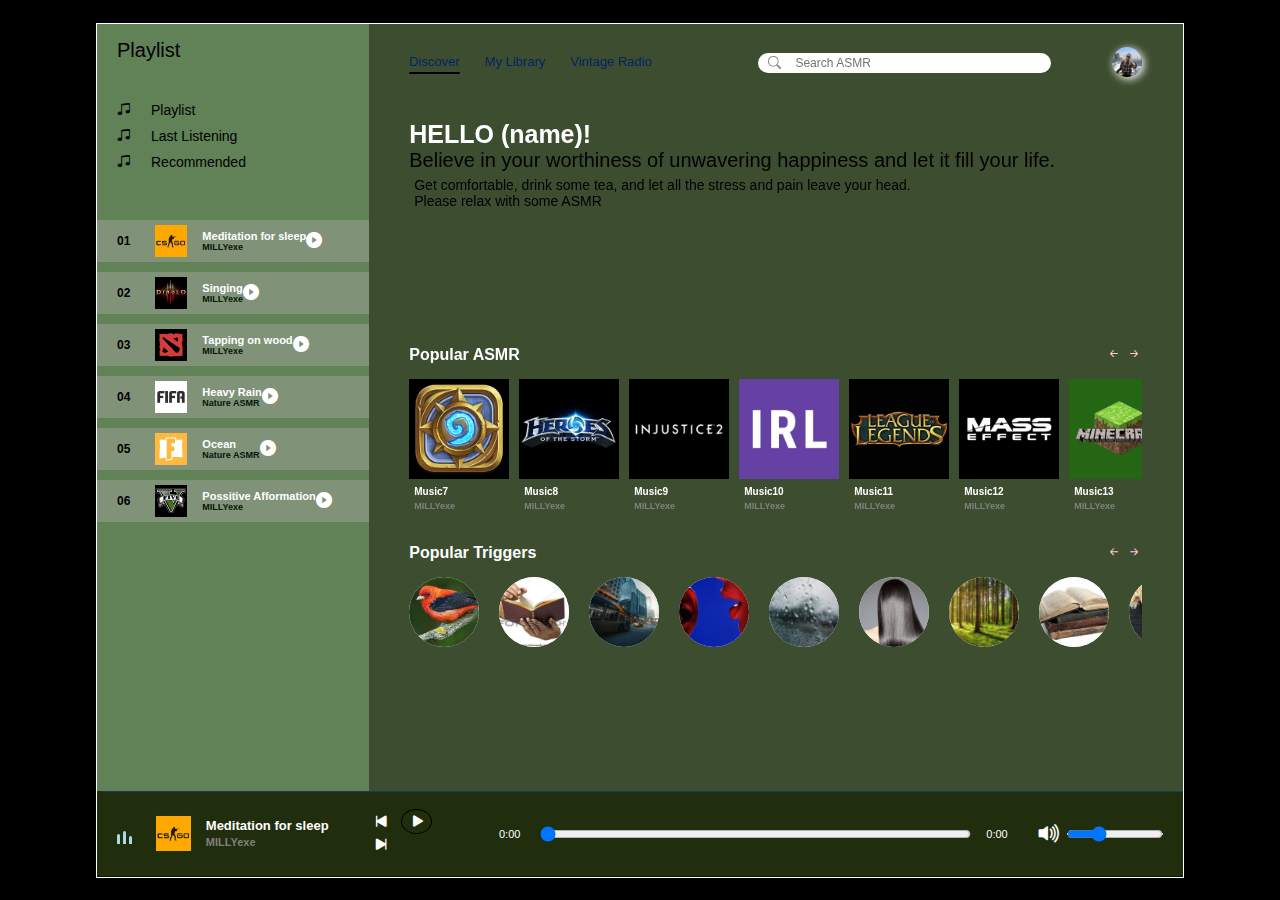
<file: index.html>
<!DOCTYPE html>
<html lang="en">
  <head>
    <meta charset="UTF-8" />
    <meta http-equiv="X-UA-Compatible" content="IE=edge" />
    <meta name="viewport" content="width=device-width, initial-scale=1.0" />
    <link rel="stylesheet" href="style.css" />
    <link
      rel="stylesheet"
      href="https://cdn.jsdelivr.net/npm/bootstrap-icons@1.10.5/font/bootstrap-icons.css"
    />
    <title>Asmr player</title>
  </head>

  <body>
    <header>
      <div class="menu_side">
        <h1>Playlist</h1>
        <div class="playlist">
          <h4 class="active">
            <span></span><i class="bi bi-music-note-beamed"></i>Playlist
          </h4>
          <h4 class="active">
            <span></span><i class="bi bi-music-note-beamed"></i>Last Listening
          </h4>
          <h4 class="active">
            <span></span><i class="bi bi-music-note-beamed"></i>Recommended
          </h4>
        </div>
        <div class="menu_song">
          <li class="songItem">
            <span>01</span>
            <img src="img/1.jpg" alt="" />
            <h5>
              Meditation for sleep
              <div class="subtitle">MILLYexe</div>
            </h5>
            <i class="bi playListPlay bi-play-circle-fill" id="1"></i>
          </li>
          <li class="songItem">
            <span>02</span>
            <img src="img/2.jpg" alt="" />
            <h5>
              Singing
              <div class="subtitle">MILLYexe</div>
            </h5>
            <i class="bi playListPlay bi-play-circle-fill" id="2"></i>
          </li>
          <li class="songItem">
            <span>03</span>
            <img src="img/3.jpg" alt="" />
            <h5>
              Tapping on wood
              <div class="subtitle"></div>
            </h5>
            <i class="bi playListPlay bi-play-circle-fill" id="3"></i>
          </li>
          <li class="songItem">
            <span>04</span>
            <img src="img/4.jpg" alt="" />
            <h5>
              Heavy Rain
              <div class="subtitle">Nature ASMR</div>
            </h5>
            <i class="bi playListPlay bi-play-circle-fill" id="4"></i>
          </li>
          <li class="songItem">
            <span>05</span>
            <img src="img/5.jpg" alt="" />
            <h5>
              Ocean
              <div class="subtitle">Nature ASMR</div>
            </h5>
            <i class="bi playListPlay bi-play-circle-fill" id="5"></i>
          </li>
          <li class="songItem">
            <span>06</span>
            <img src="img/6.jpg" alt="" />
            <h5>
              Possitive Afformation
              <div class="subtitle">MILLYexe</div>
            </h5>
            <i class="bi playListPlay bi-play-circle-fill" id="6"></i>
          </li>
        </div>
      </div>

      <div class="song_side">
        <nav>
          <ul>
            <li>Discover<span></span></li>
            <li>My Library</li>
            <li>Vintage Radio</li>
          </ul>
          <div class="search">
            <i class="bi bi-search"></i>
            <input type="text" placeholder="Search ASMR" />
             <div class="search_results"> <!--<a href="" class="card">
              <img src="img/1.jpg" alt="">
           <div class="content">Meditation for sleep <div class="subtitle">MILLYexe</div> </div>
          </a> 
          <a href="" class="card">
              <img src="img/2.jpg" alt="">
           <div class="content">Singing <div class="subtitle">MILLYexe</div></div>
          </a> 
          <a href="" class="card">
              <img src="img/3.jpg" alt="">
           <div class="content">Tapping on wood <div class="subtitle">MILLYexe</div></div> 
          </a>   
          <a href="" class="card">
              <img src="img/4.jpg" alt="">
           <div class="content">Heavy Rain <div class="subtitle">Nature ASMR</div></div> 
          </a>  <a href="" class="card">
              <img src="img/5.jpg" alt="">
           <div class="content">Ocean <div class="subtitle">Nature ASMR</div></div> 
          </a>   <a href="" class="card">
              <img src="img/6.jpg" alt="">
           <div class="content">Possitive Afformation <div class="subtitle">MILLYexe</div></div> 
          </a>   -->
        </div>
          </div>
          <div class="user">
            <img src="img/javk.jpg" alt="User" title="KDS COVER (Millyexe)" />
          </div>
        </nav>
        <div class="content">
          <h1>HELLO (name)!</h1>
          <div class="inspirationalPhrase"></div>
          <p>
            Get comfortable, drink some tea, and let all the stress and pain
            leave your head.
            <br />
            Please relax with some ASMR
          </p>
          <!-- <div class="buttons">
            <button>PLAY</button>
            <button>FOLLOW</button>
          </div> -->
        </div>
        <div class="popular_song">
          <div class="h4">
            <h4>Popular ASMR</h4>
            <div class="btn_s">
              <i class="bi bi-arrow-left-short" id="pop_song_left"></i>
              <i class="bi bi-arrow-right-short" id="pop_song_right"></i>
            </div>
          </div>
          <div class="pop_song">
            <li class="songItem">
              <div class="img_play">
                <img src="img/7.jpg" alt="" />
                <i class="bi playListPlay bi-play-circle-fill" id="7"></i>
              </div>
              <h5>
                Music7
                <br />
                <div class="subtitle">MILLYexe</div>
              </h5>
            </li>
            <li class="songItem">
              <div class="img_play">
                <img src="img/8.jpg" alt="" />
                <i class="bi playListPlay bi-play-circle-fill" id="8"></i>
              </div>
              <h5>
                Music8
                <br />
                <div class="subtitle">MILLYexe</div>
              </h5>
            </li>
            <li class="songItem">
              <div class="img_play">
                <img src="img/9.jpg" alt="" />
                <i class="bi playListPlay bi-play-circle-fill" id="9"></i>
              </div>
              <h5>
                Music9
                <br />
                <div class="subtitle">MILLYexe</div>
              </h5>
            </li>
            <li class="songItem">
              <div class="img_play">
                <img src="img/10.jpg" alt="" />
                <i class="bi playListPlay bi-play-circle-fill" id="10"></i>
              </div>
              <h5>
                Music10
                <br />
                <div class="subtitle">MILLYexe</div>
              </h5>
            </li>
            <li class="songItem">
              <div class="img_play">
                <img src="img/11.jpg" alt="" />
                <i class="bi playListPlay bi-play-circle-fill" id="11"></i>
              </div>
              <h5>
                Music11
                <br />
                <div class="subtitle">MILLYexe</div>
              </h5>
            </li>
            <li class="songItem">
              <div class="img_play">
                <img src="img/12.jpg" alt="" />
                <i class="bi playListPlay bi-play-circle-fill" id="12"></i>
              </div>
              <h5>
                Music12
                <br />
                <div class="subtitle">MILLYexe</div>
              </h5>
            </li>
            <li class="songItem">
              <div class="img_play">
                <img src="img/13.jpg" alt="" />
                <i class="bi playListPlay bi-play-circle-fill" id="13"></i>
              </div>
              <h5>
                Music13
                <br />
                <div class="subtitle">MILLYexe</div>
              </h5>
            </li>
            <li class="songItem">
              <div class="img_play">
                <img src="img/14.jpg" alt="" />
                <i class="bi playListPlay bi-play-circle-fill" id="14"></i>
              </div>
              <h5>
                Music14
                <br />
                <div class="subtitle">MILLYexe</div>
              </h5>
            </li>
            <li class="songItem">
              <div class="img_play">
                <img src="img/15.jpg" alt="" />
                <i class="bi playListPlay bi-play-circle-fill" id="15"></i>
              </div>
              <h5>
                Music15
                <br />
                <div class="subtitle">MILLYexe</div>
              </h5>
            </li>
            <li class="songItem">
              <div class="img_play">
                <img src="img/16.jpg" alt="" />
                <i class="bi playListPlay bi-play-circle-fill" id="16"></i>
              </div>
              <h5>
                Music16
                <br />
                <div class="subtitle">MILLYexe</div>
              </h5>
            </li>
            <li class="songItem">
              <div class="img_play">
                <img src="img/17.jpg" alt="" />
                <i class="bi playListPlay bi-play-circle-fill" id="17"></i>
              </div>
              <h5>
                Music17
                <br />
                <div class="subtitle">MILLYexe</div>
              </h5>
            </li>
            <li class="songItem">
              <div class="img_play">
                <img src="img/18.jpg" alt="" />
                <i class="bi playListPlay bi-play-circle-fill" id="18"></i>
              </div>
              <h5>
                Music18
                <br />
                <div class="subtitle">MILLYexe</div>
              </h5>
            </li>
          </div>
        </div>
        <div class="popular_artists">
          <div class="h4">
            <h4>Popular Triggers</h4>
            <div class="btn_s">
              <i class="bi bi-arrow-left-short" id="pop_art_left"></i>
              <i class="bi bi-arrow-right-short" id="pop_art_right"></i>
            </div>
          </div>
          <div class="item Artists_bx">
            <li>
              <a href="animals.html">
              <img src="imgt/bird.jpg" alt="" title="MILLYexe" />
              </li></a>
            <li>
              <a href="reading.html">
              <img src="imgt/book.jpg" alt="" title="MILLYexe"/>
            </li></a>
            <li>
              <a href="city.html">
              <img src="imgt/city.jpg" alt="" title="MILLYexe" />
            </li></a>
            <li>
              <a href="whisper.html">
              <img src="imgt/whisper.jpg" alt="" title="MILLYexe" />
            </li></a>
            <li>
              <img src="imgt/rain.jpg" alt="" title="MILLYexe" />
            </li>
            <li>
              <a href="spa.html">
              <img src="imgt/hair.jpg" title="MILLYexe" />
            </li></a>
            <li>
              <a href="nature.html">
                <img src="imgt/nature.jpg" alt="" title="Nature"
              /></a>
            </li>
            <li>
              <a href="afformation.html">
              <img src="imgt/books.jpg" alt="" title="MILLYexe" />
            </li></a>
            <li>
              <a href="tapping.html">
              <img src="imgt/nails.jpg" alt="" title="MILLYexe" />
            </li></a>
            <li>
              <img src="img/img.jpg" alt="" title="MILLYexe" />
            </li>
            <li>
              <img src="img/img.jpg" alt="" title="MILLYexe" />
            </li>
            <li>
              <img src="img/img.jpg" alt="" title="MILLYexe" />
            </li>
            <li>
              <img src="img/img.jpg" alt="" title="MILLYexe" />
            </li>
            <li>
              <img src="img/img.jpg" alt="" title="MILLYexe" />
            </li>
            <li>
              <img src="img/img.jpg" alt="" title="MILLYexe" />
            </li>
            <!-- change all img and names -->
          </div>
        </div>
      </div>
    
      
      <div class="master_play">
        <div class="wave" id="wave">
          <div class="wave1"></div>
          <div class="wave1"></div>
          <div class="wave1"></div>
        </div>
        <img src="img/1.jpg" alt="" id="poster_master_play" />
        <h5 id="title">
          Meditation for sleep <br />
          <div class="subtitle">MILLYexe</div>
        </h5>
        <div class="icon">
          <i class="bi bi-skip-start-fill" id="back"></i>
          <i class="bi bi-play-fill" id="masterPlay"></i>
          <i class="bi bi-skip-end-fill" id="next"></i>
        </div>
        <span id="currentStart">0:00</span>
        <div class="bar">
          <input type="range" id="seek" min="0" value="0" max="100" />
          <div class="bar2" id="bar2"></div>
          <div class="dot"></div>
        </div>
        <span id="currentEnd">0:00</span>

        <div class="vol">
          <i class="bi bi-volume-up-fill" id="vol_icon"></i>
          <input type="range" id="vol" min="0" value="30" max="100" />
          <div class="vol_bar"></div>
          <div class="dot" id="vol_dot"></div>
        </div>
      </div>
    </header>
    <script src="app.js"></script>
  </body>
</html>
</file>
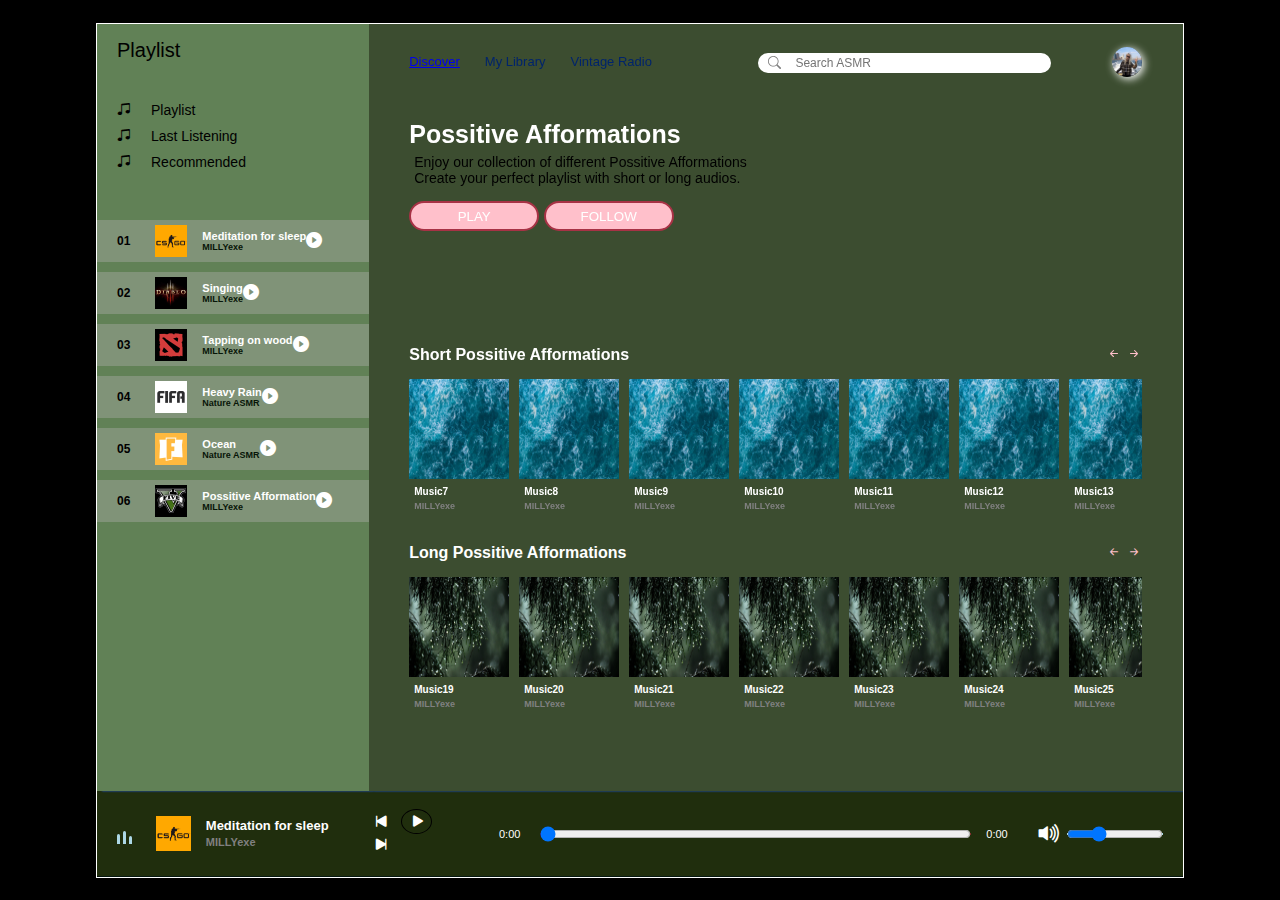
<file: afformation.html>
<!DOCTYPE html>
<html lang="en">
  <head>
    <meta charset="UTF-8" />
    <meta http-equiv="X-UA-Compatible" content="IE=edge" />
    <meta name="viewport" content="width=device-width, initial-scale=1.0" />
    <link rel="stylesheet" href="style.css" />
    <link
      rel="stylesheet"
      href="https://cdn.jsdelivr.net/npm/bootstrap-icons@1.10.5/font/bootstrap-icons.css"
    />
    <title>Asmr player</title>
  </head>

  <body>
    <header>
      <div class="menu_side">
        <h1>Playlist</h1>
        <div class="playlist">
          <h4 class="active">
            <span></span><i class="bi bi-music-note-beamed"></i>Playlist
          </h4>
          <h4 class="active">
            <span></span><i class="bi bi-music-note-beamed"></i>Last Listening
          </h4>
          <h4 class="active">
            <span></span><i class="bi bi-music-note-beamed"></i>Recommended
          </h4>
        </div>
        <div class="menu_song">
          <li class="songItem">
            <span>01</span>
            <img src="img/1.jpg" alt="" />
            <h5>
              Meditation for sleep
              <div class="subtitle">MILLYexe</div>
            </h5>
            <i class="bi playListPlay bi-play-circle-fill" id="1"></i>
          </li>
          <li class="songItem">
            <span>02</span>
            <img src="img/2.jpg" alt="" />
            <h5>
              Singing
              <div class="subtitle">MILLYexe</div>
            </h5>
            <i class="bi playListPlay bi-play-circle-fill" id="2"></i>
          </li>
          <li class="songItem">
            <span>03</span>
            <img src="img/3.jpg" alt="" />
            <h5>
              Tapping on wood
              <div class="subtitle"></div>
            </h5>
            <i class="bi playListPlay bi-play-circle-fill" id="3"></i>
          </li>
          <li class="songItem">
            <span>04</span>
            <img src="img/4.jpg" alt="" />
            <h5>
              Heavy Rain
              <div class="subtitle">Nature ASMR</div>
            </h5>
            <i class="bi playListPlay bi-play-circle-fill" id="4"></i>
          </li>
          <li class="songItem">
            <span>05</span>
            <img src="img/5.jpg" alt="" />
            <h5>
              Ocean
              <div class="subtitle">Nature ASMR</div>
            </h5>
            <i class="bi playListPlay bi-play-circle-fill" id="5"></i>
          </li>
          <li class="songItem">
            <span>06</span>
            <img src="img/6.jpg" alt="" />
            <h5>
              Possitive Afformation
              <div class="subtitle">MILLYexe</div>
            </h5>
            <i class="bi playListPlay bi-play-circle-fill" id="6"></i>
          </li>
        </div>
      </div>

      <div class="song_side">
        <nav>
          <ul>
            <li><a href="index.html">Discover</li></a>
            <li>My Library</li>
            <li>Vintage Radio</li>
          </ul>
          <div class="search">
            <i class="bi bi-search"></i>
            <input type="text" placeholder="Search ASMR" />
          </div>
          <div class="user">
            <img src="img/javk.jpg" alt="User" title="KDS COVER (Millyexe)" />
          </div>
        </nav>
        <div class="content">
          <h1>Possitive Afformations</h1>
          <p>
            Enjoy our collection of different Possitive Afformations
            <br />
            Create your perfect playlist with short or long audios.
          </p>
          <div class="buttons">
            <button>PLAY</button>
            <button>FOLLOW</button>
          </div>
        </div>
        <div class="popular_song">
          <div class="h4">
            <h4>Short Possitive Afformations</h4>
            <div class="btn_s">
              <i class="bi bi-arrow-left-short" id="pop_song_left"></i>
              <i class="bi bi-arrow-right-short" id="pop_song_right"></i>
            </div>
          </div>
          <div class="pop_song">
            <li class="songItem">
              <div class="img_play">
                <img src="img/19.jpg" alt="" />
                <i class="bi playListPlay bi-play-circle-fill" id="7"></i>
              </div>
              <h5>
                Music7
                <br />
                <div class="subtitle">MILLYexe</div>
              </h5>
            </li>
            <li class="songItem">
              <div class="img_play">
                <img src="img/19.jpg" alt="" />
                <i class="bi playListPlay bi-play-circle-fill" id="8"></i>
              </div>
              <h5>
                Music8
                <br />
                <div class="subtitle">MILLYexe</div>
              </h5>
            </li>
            <li class="songItem">
              <div class="img_play">
                <img src="img/19.jpg" alt="" />
                <i class="bi playListPlay bi-play-circle-fill" id="9"></i>
              </div>
              <h5>
                Music9
                <br />
                <div class="subtitle">MILLYexe</div>
              </h5>
            </li>
            <li class="songItem">
              <div class="img_play">
                <img src="img/19.jpg" alt="" />
                <i class="bi playListPlay bi-play-circle-fill" id="10"></i>
              </div>
              <h5>
                Music10
                <br />
                <div class="subtitle">MILLYexe</div>
              </h5>
            </li>
            <li class="songItem">
              <div class="img_play">
                <img src="img/19.jpg" alt="" />
                <i class="bi playListPlay bi-play-circle-fill" id="11"></i>
              </div>
              <h5>
                Music11
                <br />
                <div class="subtitle">MILLYexe</div>
              </h5>
            </li>
            <li class="songItem">
              <div class="img_play">
                <img src="img/19.jpg" alt="" />
                <i class="bi playListPlay bi-play-circle-fill" id="12"></i>
              </div>
              <h5>
                Music12
                <br />
                <div class="subtitle">MILLYexe</div>
              </h5>
            </li>
            <li class="songItem">
              <div class="img_play">
                <img src="img/19.jpg" alt="" />
                <i class="bi playListPlay bi-play-circle-fill" id="13"></i>
              </div>
              <h5>
                Music13
                <br />
                <div class="subtitle">MILLYexe</div>
              </h5>
            </li>
            <li class="songItem">
              <div class="img_play">
                <img src="img/19.jpg" alt="" />
                <i class="bi playListPlay bi-play-circle-fill" id="14"></i>
              </div>
              <h5>
                Music14
                <br />
                <div class="subtitle">MILLYexe</div>
              </h5>
            </li>
            <li class="songItem">
              <div class="img_play">
                <img src="img/19.jpg" alt="" />
                <i class="bi playListPlay bi-play-circle-fill" id="15"></i>
              </div>
              <h5>
                Music15
                <br />
                <div class="subtitle">MILLYexe</div>
              </h5>
            </li>
            <li class="songItem">
              <div class="img_play">
                <img src="img/19.jpg" alt="" />
                <i class="bi playListPlay bi-play-circle-fill" id="16"></i>
              </div>
              <h5>
                Music16
                <br />
                <div class="subtitle">MILLYexe</div>
              </h5>
            </li>
            <li class="songItem">
              <div class="img_play">
                <img src="img/19.jpg" alt="" />
                <i class="bi playListPlay bi-play-circle-fill" id="17"></i>
              </div>
              <h5>
                Music17
                <br />
                <div class="subtitle">MILLYexe</div>
              </h5>
            </li>
            <li class="songItem">
              <div class="img_play">
                <img src="img/19.jpg" alt="" />
                <i class="bi playListPlay bi-play-circle-fill" id="18"></i>
              </div>
              <h5>
                Music18
                <br />
                <div class="subtitle">MILLYexe</div>
              </h5>
            </li>
          </div>
        </div>

        <div class="popular_song">
          <div class="h4">
            <h4>Long Possitive Afformations</h4>
            <div class="btn_s">
              <i class="bi bi-arrow-left-short" id="pop_song_left"></i>
              <i class="bi bi-arrow-right-short" id="pop_song_right"></i>
            </div>
          </div>
          <div class="pop_song">
            <li class="songItem">
              <div class="img_play">
                <img src="img/20.jpg" alt="" />
                <i class="bi playListPlay bi-play-circle-fill" id="19"></i>
              </div>
              <h5>
                Music19
                <br />
                <div class="subtitle">MILLYexe</div>
              </h5>
            </li>
            <li class="songItem">
              <div class="img_play">
                <img src="img/20.jpg" alt="" />
                <i class="bi playListPlay bi-play-circle-fill" id="20"></i>
              </div>
              <h5>
                Music20
                <br />
                <div class="subtitle">MILLYexe</div>
              </h5>
            </li>
            <li class="songItem">
              <div class="img_play">
                <img src="img/20.jpg" alt="" />
                <i class="bi playListPlay bi-play-circle-fill" id="21"></i>
              </div>
              <h5>
                Music21
                <br />
                <div class="subtitle">MILLYexe</div>
              </h5>
            </li>
            <li class="songItem">
              <div class="img_play">
                <img src="img/20.jpg" alt="" />
                <i class="bi playListPlay bi-play-circle-fill" id="22"></i>
              </div>
              <h5>
                Music22
                <br />
                <div class="subtitle">MILLYexe</div>
              </h5>
            </li>
            <li class="songItem">
              <div class="img_play">
                <img src="img/20.jpg" alt="" />
                <i class="bi playListPlay bi-play-circle-fill" id="23"></i>
              </div>
              <h5>
                Music23
                <br />
                <div class="subtitle">MILLYexe</div>
              </h5>
            </li>
            <li class="songItem">
              <div class="img_play">
                <img src="img/20.jpg" alt="" />
                <i class="bi playListPlay bi-play-circle-fill" id="24"></i>
              </div>
              <h5>
                Music24
                <br />
                <div class="subtitle">MILLYexe</div>
              </h5>
            </li>
            <li class="songItem">
              <div class="img_play">
                <img src="img/20.jpg" alt="" />
                <i class="bi playListPlay bi-play-circle-fill" id="25"></i>
              </div>
              <h5>
                Music25
                <br />
                <div class="subtitle">MILLYexe</div>
              </h5>
            </li>
            <li class="songItem">
              <div class="img_play">
                <img src="img/20.jpg" alt="" />
                <i class="bi playListPlay bi-play-circle-fill" id="26"></i>
              </div>
              <h5>
                Music26
                <br />
                <div class="subtitle">MILLYexe</div>
              </h5>
            </li>
            <li class="songItem">
              <div class="img_play">
                <img src="img/20.jpg" alt="" />
                <i class="bi playListPlay bi-play-circle-fill" id="27"></i>
              </div>
              <h5>
                Music27
                <br />
                <div class="subtitle">MILLYexe</div>
              </h5>
            </li>
            <li class="songItem">
              <div class="img_play">
                <img src="img/20.jpg" alt="" />
                <i class="bi playListPlay bi-play-circle-fill" id="28"></i>
              </div>
              <h5>
                Music28
                <br />
                <div class="subtitle">MILLYexe</div>
              </h5>
            </li>
            <li class="songItem">
              <div class="img_play">
                <img src="img/20.jpg" alt="" />
                <i class="bi playListPlay bi-play-circle-fill" id="29"></i>
              </div>
              <h5>
                Music29
                <br />
                <div class="subtitle">MILLYexe</div>
              </h5>
            </li>
            <li class="songItem">
              <div class="img_play">
                <img src="img/20.jpg" alt="" />
                <i class="bi playListPlay bi-play-circle-fill" id="30"></i>
              </div>
              <h5>
                Music30
                <br />
                <div class="subtitle">MILLYexe</div>
              </h5>
            </li>
          </div>
        </div>
        <!-- <div class="popular_artists">
          <div class="h4">
            <h4>Popular Triggers</h4>
            <div class="btn_s">
              <i class="bi bi-arrow-left-short" id="pop_art_left"></i>
              <i class="bi bi-arrow-right-short" id="pop_art_right"></i>
            </div>
          </div>
          <div class="item Artists_bx">
            <li>
              <img src="imgt/bird.jpg" alt="" title="MILLYexe" />
            </li>
            <li>
              <img src="imgt/book.jpg" alt="" title="MILLYexe" />
            </li>
            <li>
              <img src="imgt/city.jpg" alt="" title="MILLYexe" />
            </li>
            <li>
              <img src="imgt/whisper.jpg" alt="" title="MILLYexe" />
            </li>
            <li>
              <img src="imgt/rain.jpg" alt="" title="MILLYexe" />
            </li>
            <li>
              <img src="imgt/hair.jpg" title="MILLYexe" />
            </li>
            <li>
              <img src="imgt/nature.jpg" alt="" title="MILLYexe" />
            </li>
            <li>
              <img src="imgt/books.jpg" alt="" title="MILLYexe" />
            </li>
            <li>
              <img src="imgt/nails.jpg" alt="" title="MILLYexe" />
            </li>
            <li>
              <img src="img/img.jpg" alt="" title="MILLYexe" />
            </li>
            <li>
              <img src="img/img.jpg" alt="" title="MILLYexe" />
            </li>
            <li>
              <img src="img/img.jpg" alt="" title="MILLYexe" />
            </li>
            <li>
              <img src="img/img.jpg" alt="" title="MILLYexe" />
            </li>
            <li>
              <img src="img/img.jpg" alt="" title="MILLYexe" />
            </li>
            <li>
              <img src="img/img.jpg" alt="" title="MILLYexe" />
            </li>
             change all img and names 
         </div> -->
      </div>
      </div> 

      <div class="master_play">
        <div class="wave" id="wave">
          <div class="wave1"></div>
          <div class="wave1"></div>
          <div class="wave1"></div>
        </div>
        <img src="img/1.jpg" alt="" id="poster_master_play" />
        <h5 id="title">
          Meditation for sleep <br />
          <div class="subtitle">MILLYexe</div>
        </h5>
        <div class="icon">
          <i class="bi bi-skip-start-fill" id="back"></i>
          <i class="bi bi-play-fill" id="masterPlay"></i>
          <i class="bi bi-skip-end-fill" id="next"></i>
        </div>
        <span id="currentStart">0:00</span>
        <div class="bar">
          <input type="range" id="seek" min="0" value="0" max="100" />
          <div class="bar2" id="bar2"></div>
          <div class="dot"></div>
        </div>
        <span id="currentEnd">0:00</span>

        <div class="vol">
          <i class="bi bi-volume-up-fill" id="vol_icon"></i>
          <input type="range" id="vol" min="0" value="30" max="100" />
          <div class="vol_bar"></div>
          <div class="dot" id="vol_dot"></div>
        </div>
      </div>
    </header>
    <script src="afformation.js"></script>
  </body>
</html>
</file>
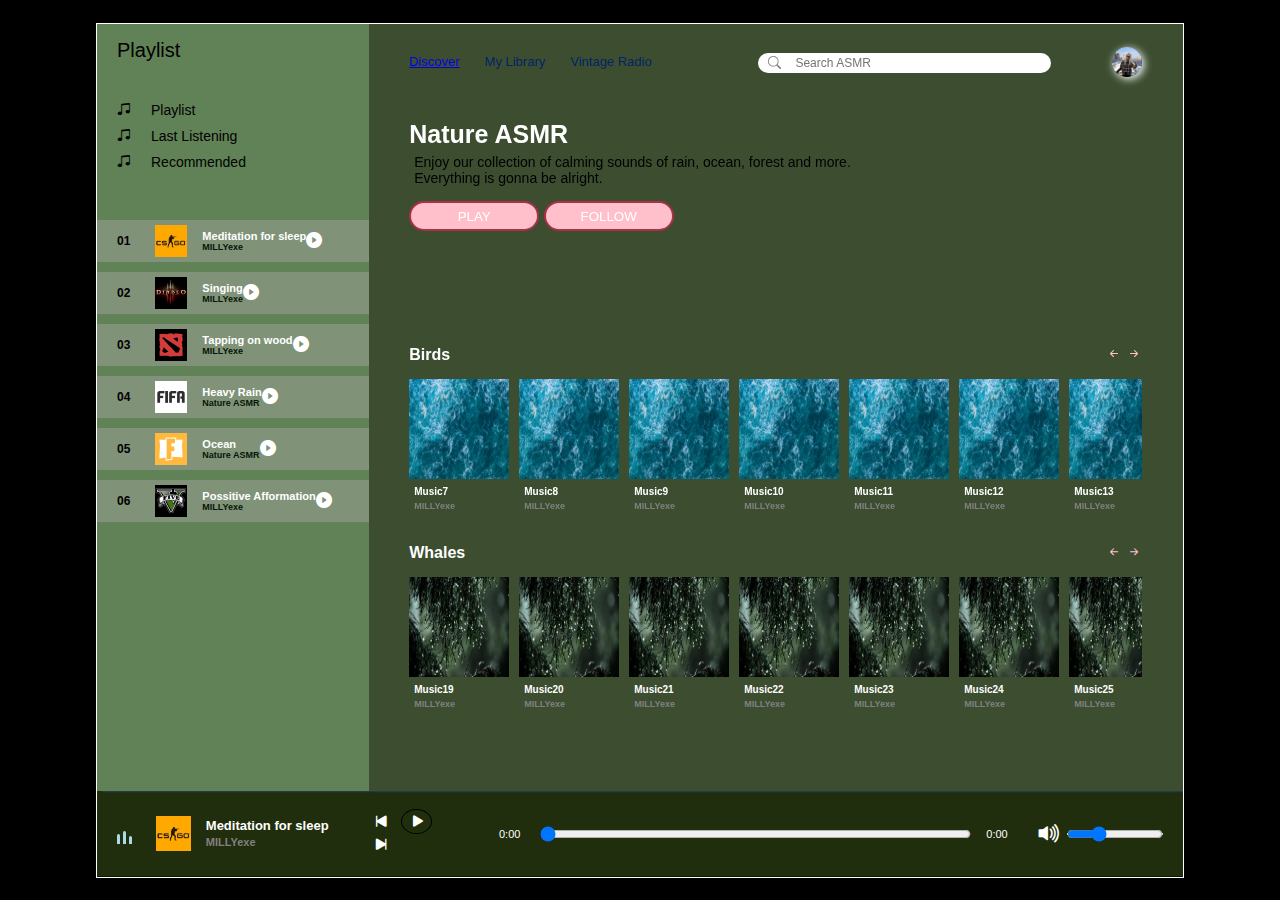
<file: animals.html>
<!DOCTYPE html>
<html lang="en">
  <head>
    <meta charset="UTF-8" />
    <meta http-equiv="X-UA-Compatible" content="IE=edge" />
    <meta name="viewport" content="width=device-width, initial-scale=1.0" />
    <link rel="stylesheet" href="style.css" />
    <link
      rel="stylesheet"
      href="https://cdn.jsdelivr.net/npm/bootstrap-icons@1.10.5/font/bootstrap-icons.css"
    />
    <title>Asmr player</title>
  </head>

  <body>
    <header>
      <div class="menu_side">
        <h1>Playlist</h1>
        <div class="playlist">
          <h4 class="active">
            <span></span><i class="bi bi-music-note-beamed"></i>Playlist
          </h4>
          <h4 class="active">
            <span></span><i class="bi bi-music-note-beamed"></i>Last Listening
          </h4>
          <h4 class="active">
            <span></span><i class="bi bi-music-note-beamed"></i>Recommended
          </h4>
        </div>
        <div class="menu_song">
          <li class="songItem">
            <span>01</span>
            <img src="img/1.jpg" alt="" />
            <h5>
              Meditation for sleep
              <div class="subtitle">MILLYexe</div>
            </h5>
            <i class="bi playListPlay bi-play-circle-fill" id="1"></i>
          </li>
          <li class="songItem">
            <span>02</span>
            <img src="img/2.jpg" alt="" />
            <h5>
              Singing
              <div class="subtitle">MILLYexe</div>
            </h5>
            <i class="bi playListPlay bi-play-circle-fill" id="2"></i>
          </li>
          <li class="songItem">
            <span>03</span>
            <img src="img/3.jpg" alt="" />
            <h5>
              Tapping on wood
              <div class="subtitle"></div>
            </h5>
            <i class="bi playListPlay bi-play-circle-fill" id="3"></i>
          </li>
          <li class="songItem">
            <span>04</span>
            <img src="img/4.jpg" alt="" />
            <h5>
              Heavy Rain
              <div class="subtitle">Nature ASMR</div>
            </h5>
            <i class="bi playListPlay bi-play-circle-fill" id="4"></i>
          </li>
          <li class="songItem">
            <span>05</span>
            <img src="img/5.jpg" alt="" />
            <h5>
              Ocean
              <div class="subtitle">Nature ASMR</div>
            </h5>
            <i class="bi playListPlay bi-play-circle-fill" id="5"></i>
          </li>
          <li class="songItem">
            <span>06</span>
            <img src="img/6.jpg" alt="" />
            <h5>
              Possitive Afformation
              <div class="subtitle">MILLYexe</div>
            </h5>
            <i class="bi playListPlay bi-play-circle-fill" id="6"></i>
          </li>
        </div>
      </div>

      <div class="song_side">
        <nav>
          <ul>
            <li><a href="index.html">Discover</li></a>
            <li>My Library</li>
            <li>Vintage Radio</li>
          </ul>
          <div class="search">
            <i class="bi bi-search"></i>
            <input type="text" placeholder="Search ASMR" />
          </div>
          <div class="user">
            <img src="img/javk.jpg" alt="User" title="KDS COVER (Millyexe)" />
          </div>
        </nav>
        <div class="content">
          <h1>Nature ASMR</h1>
          <p>
            Enjoy our collection of calming sounds of rain, ocean, forest and
            more.
            <br />
            Everything is gonna be alright.
          </p>
          <div class="buttons">
            <button>PLAY</button>
            <button>FOLLOW</button>
          </div>
        </div>
        <div class="popular_song">
          <div class="h4">
            <h4>Birds</h4>
            <div class="btn_s">
              <i class="bi bi-arrow-left-short" id="pop_song_left"></i>
              <i class="bi bi-arrow-right-short" id="pop_song_right"></i>
            </div>
          </div>
          <div class="pop_song">
            <li class="songItem">
              <div class="img_play">
                <img src="img/19.jpg" alt="" />
                <i class="bi playListPlay bi-play-circle-fill" id="7"></i>
              </div>
              <h5>
                Music7
                <br />
                <div class="subtitle">MILLYexe</div>
              </h5>
            </li>
            <li class="songItem">
              <div class="img_play">
                <img src="img/19.jpg" alt="" />
                <i class="bi playListPlay bi-play-circle-fill" id="8"></i>
              </div>
              <h5>
                Music8
                <br />
                <div class="subtitle">MILLYexe</div>
              </h5>
            </li>
            <li class="songItem">
              <div class="img_play">
                <img src="img/19.jpg" alt="" />
                <i class="bi playListPlay bi-play-circle-fill" id="9"></i>
              </div>
              <h5>
                Music9
                <br />
                <div class="subtitle">MILLYexe</div>
              </h5>
            </li>
            <li class="songItem">
              <div class="img_play">
                <img src="img/19.jpg" alt="" />
                <i class="bi playListPlay bi-play-circle-fill" id="10"></i>
              </div>
              <h5>
                Music10
                <br />
                <div class="subtitle">MILLYexe</div>
              </h5>
            </li>
            <li class="songItem">
              <div class="img_play">
                <img src="img/19.jpg" alt="" />
                <i class="bi playListPlay bi-play-circle-fill" id="11"></i>
              </div>
              <h5>
                Music11
                <br />
                <div class="subtitle">MILLYexe</div>
              </h5>
            </li>
            <li class="songItem">
              <div class="img_play">
                <img src="img/19.jpg" alt="" />
                <i class="bi playListPlay bi-play-circle-fill" id="12"></i>
              </div>
              <h5>
                Music12
                <br />
                <div class="subtitle">MILLYexe</div>
              </h5>
            </li>
            <li class="songItem">
              <div class="img_play">
                <img src="img/19.jpg" alt="" />
                <i class="bi playListPlay bi-play-circle-fill" id="13"></i>
              </div>
              <h5>
                Music13
                <br />
                <div class="subtitle">MILLYexe</div>
              </h5>
            </li>
            <li class="songItem">
              <div class="img_play">
                <img src="img/19.jpg" alt="" />
                <i class="bi playListPlay bi-play-circle-fill" id="14"></i>
              </div>
              <h5>
                Music14
                <br />
                <div class="subtitle">MILLYexe</div>
              </h5>
            </li>
            <li class="songItem">
              <div class="img_play">
                <img src="img/19.jpg" alt="" />
                <i class="bi playListPlay bi-play-circle-fill" id="15"></i>
              </div>
              <h5>
                Music15
                <br />
                <div class="subtitle">MILLYexe</div>
              </h5>
            </li>
            <li class="songItem">
              <div class="img_play">
                <img src="img/19.jpg" alt="" />
                <i class="bi playListPlay bi-play-circle-fill" id="16"></i>
              </div>
              <h5>
                Music16
                <br />
                <div class="subtitle">MILLYexe</div>
              </h5>
            </li>
            <li class="songItem">
              <div class="img_play">
                <img src="img/19.jpg" alt="" />
                <i class="bi playListPlay bi-play-circle-fill" id="17"></i>
              </div>
              <h5>
                Music17
                <br />
                <div class="subtitle">MILLYexe</div>
              </h5>
            </li>
            <li class="songItem">
              <div class="img_play">
                <img src="img/19.jpg" alt="" />
                <i class="bi playListPlay bi-play-circle-fill" id="18"></i>
              </div>
              <h5>
                Music18
                <br />
                <div class="subtitle">MILLYexe</div>
              </h5>
            </li>
          </div>
        </div>

        <div class="popular_song">
          <div class="h4">
            <h4>Whales</h4>
            <div class="btn_s">
              <i class="bi bi-arrow-left-short" id="pop_song_left"></i>
              <i class="bi bi-arrow-right-short" id="pop_song_right"></i>
            </div>
          </div>
          <div class="pop_song">
            <li class="songItem">
              <div class="img_play">
                <img src="img/20.jpg" alt="" />
                <i class="bi playListPlay bi-play-circle-fill" id="19"></i>
              </div>
              <h5>
                Music19
                <br />
                <div class="subtitle">MILLYexe</div>
              </h5>
            </li>
            <li class="songItem">
              <div class="img_play">
                <img src="img/20.jpg" alt="" />
                <i class="bi playListPlay bi-play-circle-fill" id="20"></i>
              </div>
              <h5>
                Music20
                <br />
                <div class="subtitle">MILLYexe</div>
              </h5>
            </li>
            <li class="songItem">
              <div class="img_play">
                <img src="img/20.jpg" alt="" />
                <i class="bi playListPlay bi-play-circle-fill" id="21"></i>
              </div>
              <h5>
                Music21
                <br />
                <div class="subtitle">MILLYexe</div>
              </h5>
            </li>
            <li class="songItem">
              <div class="img_play">
                <img src="img/20.jpg" alt="" />
                <i class="bi playListPlay bi-play-circle-fill" id="22"></i>
              </div>
              <h5>
                Music22
                <br />
                <div class="subtitle">MILLYexe</div>
              </h5>
            </li>
            <li class="songItem">
              <div class="img_play">
                <img src="img/20.jpg" alt="" />
                <i class="bi playListPlay bi-play-circle-fill" id="23"></i>
              </div>
              <h5>
                Music23
                <br />
                <div class="subtitle">MILLYexe</div>
              </h5>
            </li>
            <li class="songItem">
              <div class="img_play">
                <img src="img/20.jpg" alt="" />
                <i class="bi playListPlay bi-play-circle-fill" id="24"></i>
              </div>
              <h5>
                Music24
                <br />
                <div class="subtitle">MILLYexe</div>
              </h5>
            </li>
            <li class="songItem">
              <div class="img_play">
                <img src="img/20.jpg" alt="" />
                <i class="bi playListPlay bi-play-circle-fill" id="25"></i>
              </div>
              <h5>
                Music25
                <br />
                <div class="subtitle">MILLYexe</div>
              </h5>
            </li>
            <li class="songItem">
              <div class="img_play">
                <img src="img/20.jpg" alt="" />
                <i class="bi playListPlay bi-play-circle-fill" id="26"></i>
              </div>
              <h5>
                Music26
                <br />
                <div class="subtitle">MILLYexe</div>
              </h5>
            </li>
            <li class="songItem">
              <div class="img_play">
                <img src="img/20.jpg" alt="" />
                <i class="bi playListPlay bi-play-circle-fill" id="27"></i>
              </div>
              <h5>
                Music27
                <br />
                <div class="subtitle">MILLYexe</div>
              </h5>
            </li>
            <li class="songItem">
              <div class="img_play">
                <img src="img/20.jpg" alt="" />
                <i class="bi playListPlay bi-play-circle-fill" id="28"></i>
              </div>
              <h5>
                Music28
                <br />
                <div class="subtitle">MILLYexe</div>
              </h5>
            </li>
            <li class="songItem">
              <div class="img_play">
                <img src="img/20.jpg" alt="" />
                <i class="bi playListPlay bi-play-circle-fill" id="29"></i>
              </div>
              <h5>
                Music29
                <br />
                <div class="subtitle">MILLYexe</div>
              </h5>
            </li>
            <li class="songItem">
              <div class="img_play">
                <img src="img/20.jpg" alt="" />
                <i class="bi playListPlay bi-play-circle-fill" id="30"></i>
              </div>
              <h5>
                Music30
                <br />
                <div class="subtitle">MILLYexe</div>
              </h5>
            </li>
          </div>
        </div>
        <!-- <div class="popular_artists">
          <div class="h4">
            <h4>Popular Triggers</h4>
            <div class="btn_s">
              <i class="bi bi-arrow-left-short" id="pop_art_left"></i>
              <i class="bi bi-arrow-right-short" id="pop_art_right"></i>
            </div>
          </div>
          <div class="item Artists_bx">
            <li>
              <img src="imgt/bird.jpg" alt="" title="MILLYexe" />
            </li>
            <li>
              <img src="imgt/book.jpg" alt="" title="MILLYexe" />
            </li>
            <li>
              <img src="imgt/city.jpg" alt="" title="MILLYexe" />
            </li>
            <li>
              <img src="imgt/whisper.jpg" alt="" title="MILLYexe" />
            </li>
            <li>
              <img src="imgt/rain.jpg" alt="" title="MILLYexe" />
            </li>
            <li>
              <img src="imgt/hair.jpg" title="MILLYexe" />
            </li>
            <li>
              <img src="imgt/nature.jpg" alt="" title="MILLYexe" />
            </li>
            <li>
              <img src="imgt/books.jpg" alt="" title="MILLYexe" />
            </li>
            <li>
              <img src="imgt/nails.jpg" alt="" title="MILLYexe" />
            </li>
            <li>
              <img src="img/img.jpg" alt="" title="MILLYexe" />
            </li>
            <li>
              <img src="img/img.jpg" alt="" title="MILLYexe" />
            </li>
            <li>
              <img src="img/img.jpg" alt="" title="MILLYexe" />
            </li>
            <li>
              <img src="img/img.jpg" alt="" title="MILLYexe" />
            </li>
            <li>
              <img src="img/img.jpg" alt="" title="MILLYexe" />
            </li>
            <li>
              <img src="img/img.jpg" alt="" title="MILLYexe" />
            </li>
             change all img and names 
         </div> -->
      </div>
      </div> 

      <div class="master_play">
        <div class="wave" id="wave">
          <div class="wave1"></div>
          <div class="wave1"></div>
          <div class="wave1"></div>
        </div>
        <img src="img/1.jpg" alt="" id="poster_master_play" />
        <h5 id="title">
          Meditation for sleep <br />
          <div class="subtitle">MILLYexe</div>
        </h5>
        <div class="icon">
          <i class="bi bi-skip-start-fill" id="back"></i>
          <i class="bi bi-play-fill" id="masterPlay"></i>
          <i class="bi bi-skip-end-fill" id="next"></i>
        </div>
        <span id="currentStart">0:00</span>
        <div class="bar">
          <input type="range" id="seek" min="0" value="0" max="100" />
          <div class="bar2" id="bar2"></div>
          <div class="dot"></div>
        </div>
        <span id="currentEnd">0:00</span>

        <div class="vol">
          <i class="bi bi-volume-up-fill" id="vol_icon"></i>
          <input type="range" id="vol" min="0" value="30" max="100" />
          <div class="vol_bar"></div>
          <div class="dot" id="vol_dot"></div>
        </div>
      </div>
    </header>
    <script src="animals.js"></script>
  </body>
</html>
</file>
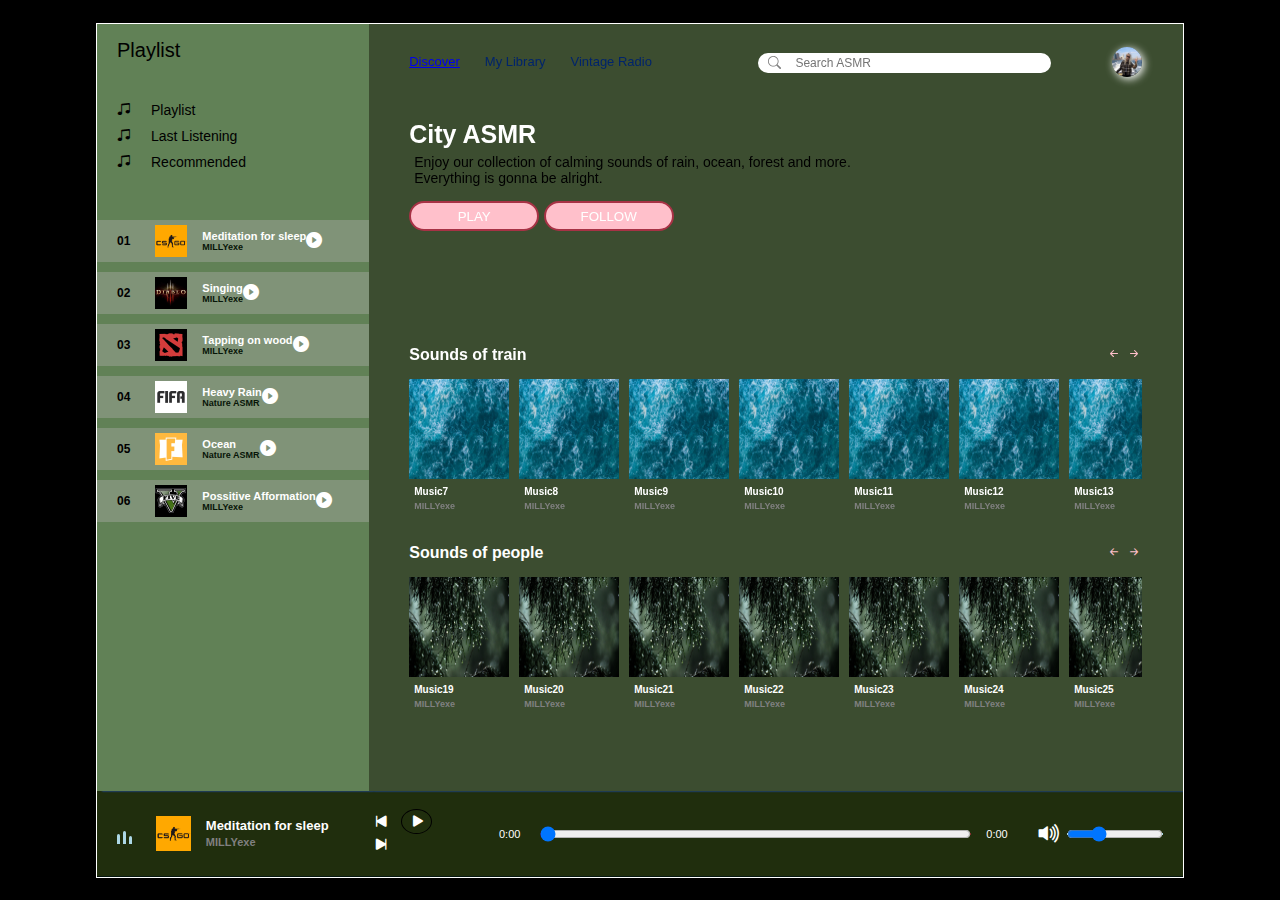
<file: city.html>
<!DOCTYPE html>
<html lang="en">
  <head>
    <meta charset="UTF-8" />
    <meta http-equiv="X-UA-Compatible" content="IE=edge" />
    <meta name="viewport" content="width=device-width, initial-scale=1.0" />
    <link rel="stylesheet" href="style.css" />
    <link
      rel="stylesheet"
      href="https://cdn.jsdelivr.net/npm/bootstrap-icons@1.10.5/font/bootstrap-icons.css"
    />
    <title>Asmr player</title>
  </head>

  <body>
    <header>
      <div class="menu_side">
        <h1>Playlist</h1>
        <div class="playlist">
          <h4 class="active">
            <span></span><i class="bi bi-music-note-beamed"></i>Playlist
          </h4>
          <h4 class="active">
            <span></span><i class="bi bi-music-note-beamed"></i>Last Listening
          </h4>
          <h4 class="active">
            <span></span><i class="bi bi-music-note-beamed"></i>Recommended
          </h4>
        </div>
        <div class="menu_song">
          <li class="songItem">
            <span>01</span>
            <img src="img/1.jpg" alt="" />
            <h5>
              Meditation for sleep
              <div class="subtitle">MILLYexe</div>
            </h5>
            <i class="bi playListPlay bi-play-circle-fill" id="1"></i>
          </li>
          <li class="songItem">
            <span>02</span>
            <img src="img/2.jpg" alt="" />
            <h5>
              Singing
              <div class="subtitle">MILLYexe</div>
            </h5>
            <i class="bi playListPlay bi-play-circle-fill" id="2"></i>
          </li>
          <li class="songItem">
            <span>03</span>
            <img src="img/3.jpg" alt="" />
            <h5>
              Tapping on wood
              <div class="subtitle"></div>
            </h5>
            <i class="bi playListPlay bi-play-circle-fill" id="3"></i>
          </li>
          <li class="songItem">
            <span>04</span>
            <img src="img/4.jpg" alt="" />
            <h5>
              Heavy Rain
              <div class="subtitle">Nature ASMR</div>
            </h5>
            <i class="bi playListPlay bi-play-circle-fill" id="4"></i>
          </li>
          <li class="songItem">
            <span>05</span>
            <img src="img/5.jpg" alt="" />
            <h5>
              Ocean
              <div class="subtitle">Nature ASMR</div>
            </h5>
            <i class="bi playListPlay bi-play-circle-fill" id="5"></i>
          </li>
          <li class="songItem">
            <span>06</span>
            <img src="img/6.jpg" alt="" />
            <h5>
              Possitive Afformation
              <div class="subtitle">MILLYexe</div>
            </h5>
            <i class="bi playListPlay bi-play-circle-fill" id="6"></i>
          </li>
        </div>
      </div>

      <div class="song_side">
        <nav>
          <ul>
            <li><a href="index.html">Discover</li></a>
            <li>My Library</li>
            <li>Vintage Radio</li>
          </ul>
          <div class="search">
            <i class="bi bi-search"></i>
            <input type="text" placeholder="Search ASMR" />
          </div>
          <div class="user">
            <img src="img/javk.jpg" alt="User" title="KDS COVER (Millyexe)" />
          </div>
        </nav>
        <div class="content">
          <h1>City ASMR</h1>
          <p>
            Enjoy our collection of calming sounds of rain, ocean, forest and
            more.
            <br />
            Everything is gonna be alright.
          </p>
          <div class="buttons">
            <button>PLAY</button>
            <button>FOLLOW</button>
          </div>
        </div>
        <div class="popular_song">
          <div class="h4">
            <h4>Sounds of train</h4>
            <div class="btn_s">
              <i class="bi bi-arrow-left-short" id="pop_song_left"></i>
              <i class="bi bi-arrow-right-short" id="pop_song_right"></i>
            </div>
          </div>
          <div class="pop_song">
            <li class="songItem">
              <div class="img_play">
                <img src="img/19.jpg" alt="" />
                <i class="bi playListPlay bi-play-circle-fill" id="7"></i>
              </div>
              <h5>
                Music7
                <br />
                <div class="subtitle">MILLYexe</div>
              </h5>
            </li>
            <li class="songItem">
              <div class="img_play">
                <img src="img/19.jpg" alt="" />
                <i class="bi playListPlay bi-play-circle-fill" id="8"></i>
              </div>
              <h5>
                Music8
                <br />
                <div class="subtitle">MILLYexe</div>
              </h5>
            </li>
            <li class="songItem">
              <div class="img_play">
                <img src="img/19.jpg" alt="" />
                <i class="bi playListPlay bi-play-circle-fill" id="9"></i>
              </div>
              <h5>
                Music9
                <br />
                <div class="subtitle">MILLYexe</div>
              </h5>
            </li>
            <li class="songItem">
              <div class="img_play">
                <img src="img/19.jpg" alt="" />
                <i class="bi playListPlay bi-play-circle-fill" id="10"></i>
              </div>
              <h5>
                Music10
                <br />
                <div class="subtitle">MILLYexe</div>
              </h5>
            </li>
            <li class="songItem">
              <div class="img_play">
                <img src="img/19.jpg" alt="" />
                <i class="bi playListPlay bi-play-circle-fill" id="11"></i>
              </div>
              <h5>
                Music11
                <br />
                <div class="subtitle">MILLYexe</div>
              </h5>
            </li>
            <li class="songItem">
              <div class="img_play">
                <img src="img/19.jpg" alt="" />
                <i class="bi playListPlay bi-play-circle-fill" id="12"></i>
              </div>
              <h5>
                Music12
                <br />
                <div class="subtitle">MILLYexe</div>
              </h5>
            </li>
            <li class="songItem">
              <div class="img_play">
                <img src="img/19.jpg" alt="" />
                <i class="bi playListPlay bi-play-circle-fill" id="13"></i>
              </div>
              <h5>
                Music13
                <br />
                <div class="subtitle">MILLYexe</div>
              </h5>
            </li>
            <li class="songItem">
              <div class="img_play">
                <img src="img/19.jpg" alt="" />
                <i class="bi playListPlay bi-play-circle-fill" id="14"></i>
              </div>
              <h5>
                Music14
                <br />
                <div class="subtitle">MILLYexe</div>
              </h5>
            </li>
            <li class="songItem">
              <div class="img_play">
                <img src="img/19.jpg" alt="" />
                <i class="bi playListPlay bi-play-circle-fill" id="15"></i>
              </div>
              <h5>
                Music15
                <br />
                <div class="subtitle">MILLYexe</div>
              </h5>
            </li>
            <li class="songItem">
              <div class="img_play">
                <img src="img/19.jpg" alt="" />
                <i class="bi playListPlay bi-play-circle-fill" id="16"></i>
              </div>
              <h5>
                Music16
                <br />
                <div class="subtitle">MILLYexe</div>
              </h5>
            </li>
            <li class="songItem">
              <div class="img_play">
                <img src="img/19.jpg" alt="" />
                <i class="bi playListPlay bi-play-circle-fill" id="17"></i>
              </div>
              <h5>
                Music17
                <br />
                <div class="subtitle">MILLYexe</div>
              </h5>
            </li>
            <li class="songItem">
              <div class="img_play">
                <img src="img/19.jpg" alt="" />
                <i class="bi playListPlay bi-play-circle-fill" id="18"></i>
              </div>
              <h5>
                Music18
                <br />
                <div class="subtitle">MILLYexe</div>
              </h5>
            </li>
          </div>
        </div>

        <div class="popular_song">
          <div class="h4">
            <h4>Sounds of people</h4>
            <div class="btn_s">
              <i class="bi bi-arrow-left-short" id="pop_song_left"></i>
              <i class="bi bi-arrow-right-short" id="pop_song_right"></i>
            </div>
          </div>
          <div class="pop_song">
            <li class="songItem">
              <div class="img_play">
                <img src="img/20.jpg" alt="" />
                <i class="bi playListPlay bi-play-circle-fill" id="19"></i>
              </div>
              <h5>
                Music19
                <br />
                <div class="subtitle">MILLYexe</div>
              </h5>
            </li>
            <li class="songItem">
              <div class="img_play">
                <img src="img/20.jpg" alt="" />
                <i class="bi playListPlay bi-play-circle-fill" id="20"></i>
              </div>
              <h5>
                Music20
                <br />
                <div class="subtitle">MILLYexe</div>
              </h5>
            </li>
            <li class="songItem">
              <div class="img_play">
                <img src="img/20.jpg" alt="" />
                <i class="bi playListPlay bi-play-circle-fill" id="21"></i>
              </div>
              <h5>
                Music21
                <br />
                <div class="subtitle">MILLYexe</div>
              </h5>
            </li>
            <li class="songItem">
              <div class="img_play">
                <img src="img/20.jpg" alt="" />
                <i class="bi playListPlay bi-play-circle-fill" id="22"></i>
              </div>
              <h5>
                Music22
                <br />
                <div class="subtitle">MILLYexe</div>
              </h5>
            </li>
            <li class="songItem">
              <div class="img_play">
                <img src="img/20.jpg" alt="" />
                <i class="bi playListPlay bi-play-circle-fill" id="23"></i>
              </div>
              <h5>
                Music23
                <br />
                <div class="subtitle">MILLYexe</div>
              </h5>
            </li>
            <li class="songItem">
              <div class="img_play">
                <img src="img/20.jpg" alt="" />
                <i class="bi playListPlay bi-play-circle-fill" id="24"></i>
              </div>
              <h5>
                Music24
                <br />
                <div class="subtitle">MILLYexe</div>
              </h5>
            </li>
            <li class="songItem">
              <div class="img_play">
                <img src="img/20.jpg" alt="" />
                <i class="bi playListPlay bi-play-circle-fill" id="25"></i>
              </div>
              <h5>
                Music25
                <br />
                <div class="subtitle">MILLYexe</div>
              </h5>
            </li>
            <li class="songItem">
              <div class="img_play">
                <img src="img/20.jpg" alt="" />
                <i class="bi playListPlay bi-play-circle-fill" id="26"></i>
              </div>
              <h5>
                Music26
                <br />
                <div class="subtitle">MILLYexe</div>
              </h5>
            </li>
            <li class="songItem">
              <div class="img_play">
                <img src="img/20.jpg" alt="" />
                <i class="bi playListPlay bi-play-circle-fill" id="27"></i>
              </div>
              <h5>
                Music27
                <br />
                <div class="subtitle">MILLYexe</div>
              </h5>
            </li>
            <li class="songItem">
              <div class="img_play">
                <img src="img/20.jpg" alt="" />
                <i class="bi playListPlay bi-play-circle-fill" id="28"></i>
              </div>
              <h5>
                Music28
                <br />
                <div class="subtitle">MILLYexe</div>
              </h5>
            </li>
            <li class="songItem">
              <div class="img_play">
                <img src="img/20.jpg" alt="" />
                <i class="bi playListPlay bi-play-circle-fill" id="29"></i>
              </div>
              <h5>
                Music29
                <br />
                <div class="subtitle">MILLYexe</div>
              </h5>
            </li>
            <li class="songItem">
              <div class="img_play">
                <img src="img/20.jpg" alt="" />
                <i class="bi playListPlay bi-play-circle-fill" id="30"></i>
              </div>
              <h5>
                Music30
                <br />
                <div class="subtitle">MILLYexe</div>
              </h5>
            </li>
          </div>
        </div>
        <!-- <div class="popular_artists">
          <div class="h4">
            <h4>Popular Triggers</h4>
            <div class="btn_s">
              <i class="bi bi-arrow-left-short" id="pop_art_left"></i>
              <i class="bi bi-arrow-right-short" id="pop_art_right"></i>
            </div>
          </div>
          <div class="item Artists_bx">
            <li>
              <img src="imgt/bird.jpg" alt="" title="MILLYexe" />
            </li>
            <li>
              <img src="imgt/book.jpg" alt="" title="MILLYexe" />
            </li>
            <li>
              <img src="imgt/city.jpg" alt="" title="MILLYexe" />
            </li>
            <li>
              <img src="imgt/whisper.jpg" alt="" title="MILLYexe" />
            </li>
            <li>
              <img src="imgt/rain.jpg" alt="" title="MILLYexe" />
            </li>
            <li>
              <img src="imgt/hair.jpg" title="MILLYexe" />
            </li>
            <li>
              <img src="imgt/nature.jpg" alt="" title="MILLYexe" />
            </li>
            <li>
              <img src="imgt/books.jpg" alt="" title="MILLYexe" />
            </li>
            <li>
              <img src="imgt/nails.jpg" alt="" title="MILLYexe" />
            </li>
            <li>
              <img src="img/img.jpg" alt="" title="MILLYexe" />
            </li>
            <li>
              <img src="img/img.jpg" alt="" title="MILLYexe" />
            </li>
            <li>
              <img src="img/img.jpg" alt="" title="MILLYexe" />
            </li>
            <li>
              <img src="img/img.jpg" alt="" title="MILLYexe" />
            </li>
            <li>
              <img src="img/img.jpg" alt="" title="MILLYexe" />
            </li>
            <li>
              <img src="img/img.jpg" alt="" title="MILLYexe" />
            </li>
             change all img and names 
         </div> -->
      </div>
      </div> 

      <div class="master_play">
        <div class="wave" id="wave">
          <div class="wave1"></div>
          <div class="wave1"></div>
          <div class="wave1"></div>
        </div>
        <img src="img/1.jpg" alt="" id="poster_master_play" />
        <h5 id="title">
          Meditation for sleep <br />
          <div class="subtitle">MILLYexe</div>
        </h5>
        <div class="icon">
          <i class="bi bi-skip-start-fill" id="back"></i>
          <i class="bi bi-play-fill" id="masterPlay"></i>
          <i class="bi bi-skip-end-fill" id="next"></i>
        </div>
        <span id="currentStart">0:00</span>
        <div class="bar">
          <input type="range" id="seek" min="0" value="0" max="100" />
          <div class="bar2" id="bar2"></div>
          <div class="dot"></div>
        </div>
        <span id="currentEnd">0:00</span>

        <div class="vol">
          <i class="bi bi-volume-up-fill" id="vol_icon"></i>
          <input type="range" id="vol" min="0" value="30" max="100" />
          <div class="vol_bar"></div>
          <div class="dot" id="vol_dot"></div>
        </div>
      </div>
    </header>
    <script src="city.js"></script>
  </body>
</html>
</file>
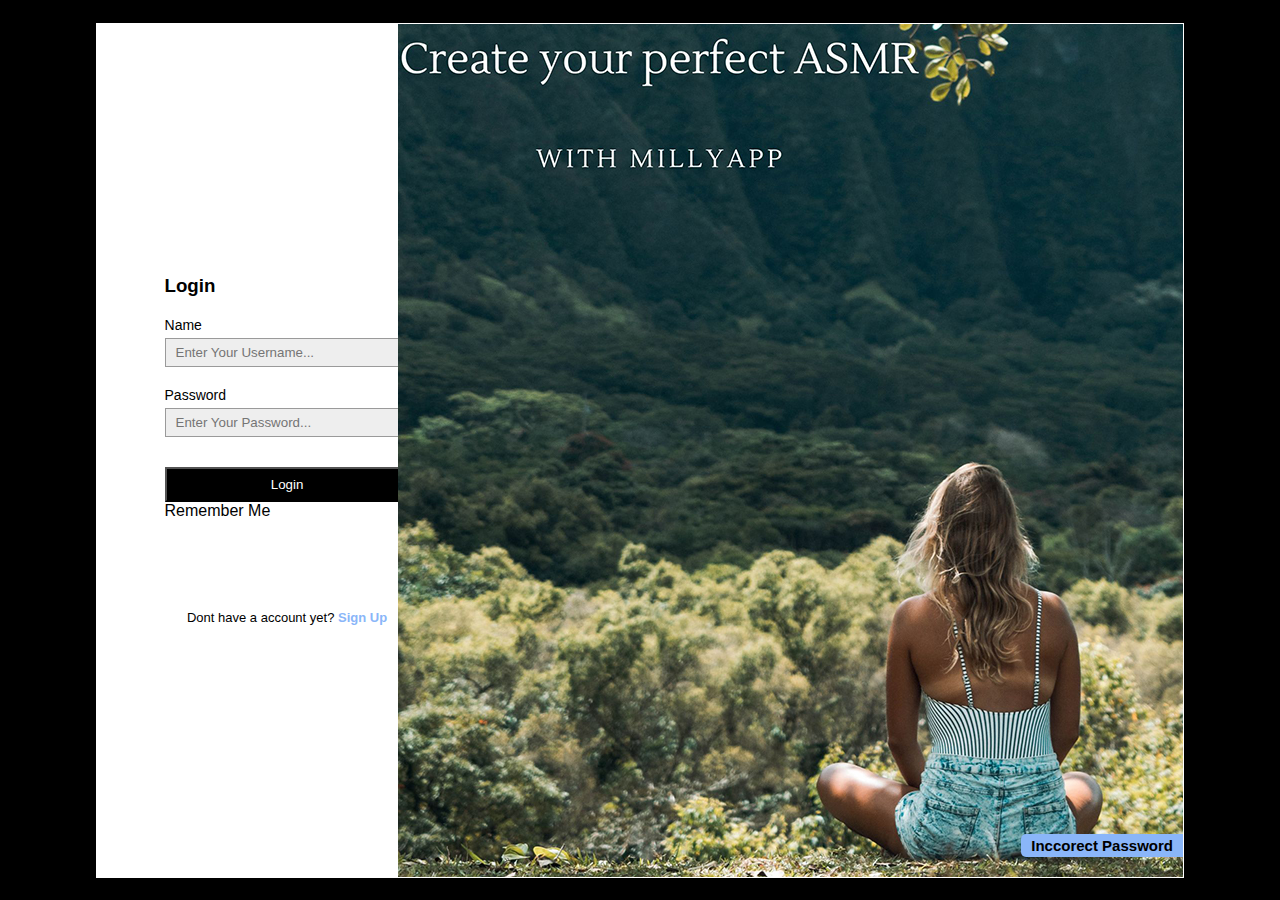
<file: login.html>
<!DOCTYPE html>
<html lang="en">
  <head>
    <meta charset="UTF-8" />
    <meta http-equiv="X-UA-Compatible" content="IE=edge" />
    <meta name="viewport" content="width=device-width, initial-scale=1.0" />
    <link rel="stylesheet" href="style.css" />
    <link
      rel="stylesheet"
      href="https://cdn.jsdelivr.net/npm/bootstrap-icons@1.10.5/font/bootstrap-icons.css"
    />
    <title>Login</title>
  </head>

  <body>
    <header>
      <div class="left_bx1">
        <div class="content">
          <form method="post">
            <h3>Login</h3>
            <div class="card">
              <label for="name">Name</label>
              <input
                type="text"
                name="user_name"
                placeholder="Enter Your Username..."
                required
              />
            </div>
            <div class="card">
              <label for="password">Password</label>
              <input
                type="password"
                name="user_password"
                placeholder="Enter Your Password..."
                required
              />
            </div>
            <input type="submit" value="Login" class="submit" />
            <div class="checkbox" name="" id=""><span>Remember Me</span></div>
            <p>Dont have a account yet? <a href="signup.html">Sign Up</a></p>
          </form>
        </div>
      </div>
      <div class="right_bx1">
        <img src="img/loginp.jpg" alt="" />
        <h3>Inccorect Password</h3>
      </div>
    </header>
  </body>
</html>
</file>
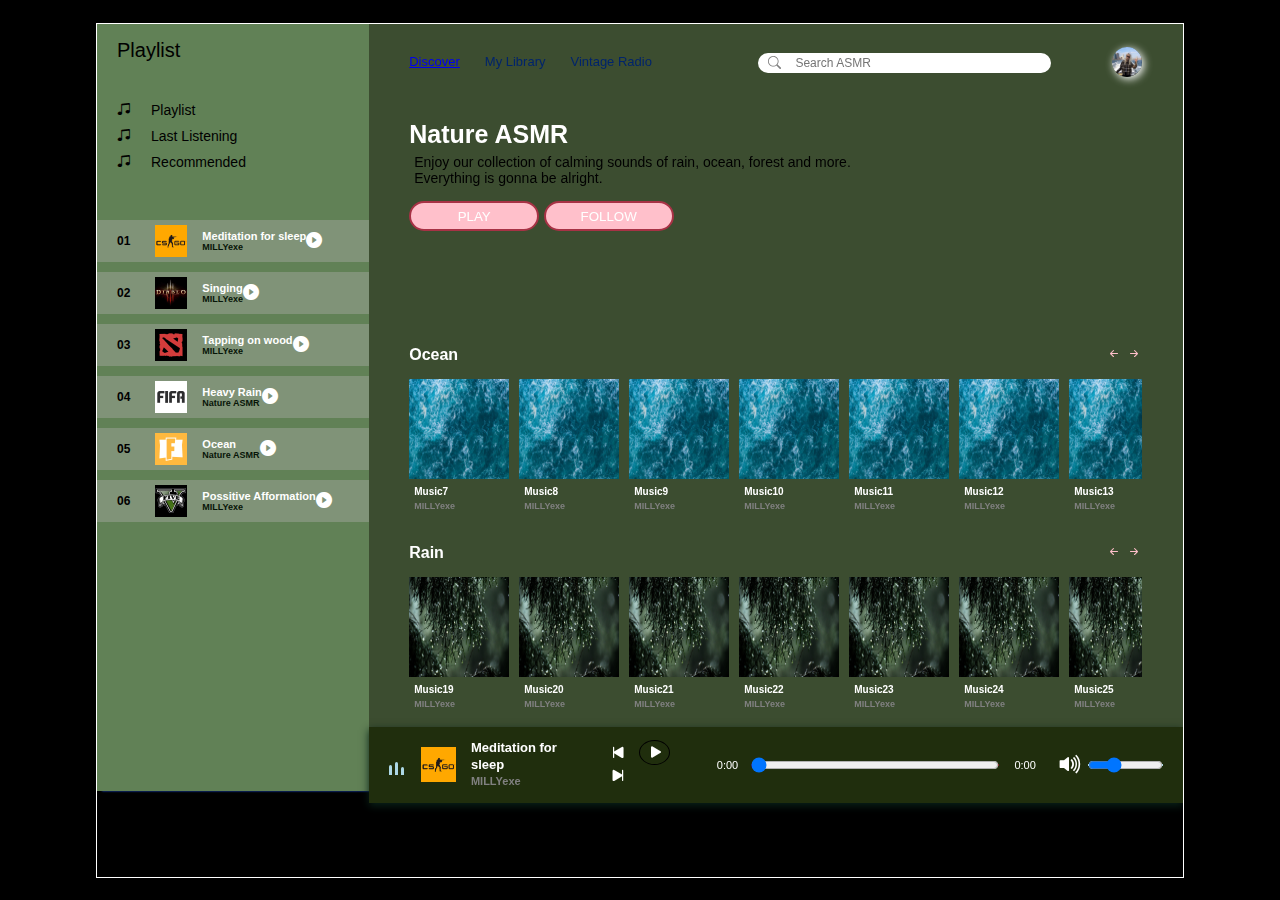
<file: nature.html>
<!DOCTYPE html>
<html lang="en">
  <head>
    <meta charset="UTF-8" />
    <meta http-equiv="X-UA-Compatible" content="IE=edge" />
    <meta name="viewport" content="width=device-width, initial-scale=1.0" />
    <link rel="stylesheet" href="style.css" />
    <link
      rel="stylesheet"
      href="https://cdn.jsdelivr.net/npm/bootstrap-icons@1.10.5/font/bootstrap-icons.css"
    />
    <title>Asmr player</title>
  </head>

  <body>
    <header>
      <div class="menu_side">
        <h1>Playlist</h1>
        <div class="playlist">
          <h4 class="active">
            <span></span><i class="bi bi-music-note-beamed"></i>Playlist
          </h4>
          <h4 class="active">
            <span></span><i class="bi bi-music-note-beamed"></i>Last Listening
          </h4>
          <h4 class="active">
            <span></span><i class="bi bi-music-note-beamed"></i>Recommended
          </h4>
        </div>
        <div class="menu_song">
          <li class="songItem">
            <span>01</span>
            <img src="img/1.jpg" alt="" />
            <h5>
              Meditation for sleep
              <div class="subtitle">MILLYexe</div>
            </h5>
            <i class="bi playListPlay bi-play-circle-fill" id="1"></i>
          </li>
          <li class="songItem">
            <span>02</span>
            <img src="img/2.jpg" alt="" />
            <h5>
              Singing
              <div class="subtitle">MILLYexe</div>
            </h5>
            <i class="bi playListPlay bi-play-circle-fill" id="2"></i>
          </li>
          <li class="songItem">
            <span>03</span>
            <img src="img/3.jpg" alt="" />
            <h5>
              Tapping on wood
              <div class="subtitle"></div>
            </h5>
            <i class="bi playListPlay bi-play-circle-fill" id="3"></i>
          </li>
          <li class="songItem">
            <span>04</span>
            <img src="img/4.jpg" alt="" />
            <h5>
              Heavy Rain
              <div class="subtitle">Nature ASMR</div>
            </h5>
            <i class="bi playListPlay bi-play-circle-fill" id="4"></i>
          </li>
          <li class="songItem">
            <span>05</span>
            <img src="img/5.jpg" alt="" />
            <h5>
              Ocean
              <div class="subtitle">Nature ASMR</div>
            </h5>
            <i class="bi playListPlay bi-play-circle-fill" id="5"></i>
          </li>
          <li class="songItem">
            <span>06</span>
            <img src="img/6.jpg" alt="" />
            <h5>
              Possitive Afformation
              <div class="subtitle">MILLYexe</div>
            </h5>
            <i class="bi playListPlay bi-play-circle-fill" id="6"></i>
          </li>
        </div>
      </div>

      <div class="song_side">
        <nav>
          <ul>
            <li><a href="index.html">Discover</li></a>
            <li>My Library</li>
            <li>Vintage Radio</li>
          </ul>
          <div class="search">
            <i class="bi bi-search"></i>
            <input type="text" placeholder="Search ASMR" />
          </div>
          <div class="user">
            <img src="img/javk.jpg" alt="User" title="KDS COVER (Millyexe)" />
          </div>
        </nav>
        <div class="content">
          <h1>Nature ASMR</h1>
          <p>
            Enjoy our collection of calming sounds of rain, ocean, forest and
            more.
            <br />
            Everything is gonna be alright.
          </p>
          <div class="buttons">
            <button>PLAY</button>
            <button>FOLLOW</button>
          </div>
        </div>
        <div class="popular_song">
          <div class="h4">
            <h4>Ocean</h4>
            <div class="btn_s">
              <i class="bi bi-arrow-left-short" id="pop_song_left"></i>
              <i class="bi bi-arrow-right-short" id="pop_song_right"></i>
            </div>
          </div>
          <div class="pop_song">
            <li class="songItem">
              <div class="img_play">
                <img src="img/19.jpg" alt="" />
                <i class="bi playListPlay bi-play-circle-fill" id="7"></i>
              </div>
              <h5>
                Music7
                <br />
                <div class="subtitle">MILLYexe</div>
              </h5>
            </li>
            <li class="songItem">
              <div class="img_play">
                <img src="img/19.jpg" alt="" />
                <i class="bi playListPlay bi-play-circle-fill" id="8"></i>
              </div>
              <h5>
                Music8
                <br />
                <div class="subtitle">MILLYexe</div>
              </h5>
            </li>
            <li class="songItem">
              <div class="img_play">
                <img src="img/19.jpg" alt="" />
                <i class="bi playListPlay bi-play-circle-fill" id="9"></i>
              </div>
              <h5>
                Music9
                <br />
                <div class="subtitle">MILLYexe</div>
              </h5>
            </li>
            <li class="songItem">
              <div class="img_play">
                <img src="img/19.jpg" alt="" />
                <i class="bi playListPlay bi-play-circle-fill" id="10"></i>
              </div>
              <h5>
                Music10
                <br />
                <div class="subtitle">MILLYexe</div>
              </h5>
            </li>
            <li class="songItem">
              <div class="img_play">
                <img src="img/19.jpg" alt="" />
                <i class="bi playListPlay bi-play-circle-fill" id="11"></i>
              </div>
              <h5>
                Music11
                <br />
                <div class="subtitle">MILLYexe</div>
              </h5>
            </li>
            <li class="songItem">
              <div class="img_play">
                <img src="img/19.jpg" alt="" />
                <i class="bi playListPlay bi-play-circle-fill" id="12"></i>
              </div>
              <h5>
                Music12
                <br />
                <div class="subtitle">MILLYexe</div>
              </h5>
            </li>
            <li class="songItem">
              <div class="img_play">
                <img src="img/19.jpg" alt="" />
                <i class="bi playListPlay bi-play-circle-fill" id="13"></i>
              </div>
              <h5>
                Music13
                <br />
                <div class="subtitle">MILLYexe</div>
              </h5>
            </li>
            <li class="songItem">
              <div class="img_play">
                <img src="img/19.jpg" alt="" />
                <i class="bi playListPlay bi-play-circle-fill" id="14"></i>
              </div>
              <h5>
                Music14
                <br />
                <div class="subtitle">MILLYexe</div>
              </h5>
            </li>
            <li class="songItem">
              <div class="img_play">
                <img src="img/19.jpg" alt="" />
                <i class="bi playListPlay bi-play-circle-fill" id="15"></i>
              </div>
              <h5>
                Music15
                <br />
                <div class="subtitle">MILLYexe</div>
              </h5>
            </li>
            <li class="songItem">
              <div class="img_play">
                <img src="img/19.jpg" alt="" />
                <i class="bi playListPlay bi-play-circle-fill" id="16"></i>
              </div>
              <h5>
                Music16
                <br />
                <div class="subtitle">MILLYexe</div>
              </h5>
            </li>
            <li class="songItem">
              <div class="img_play">
                <img src="img/19.jpg" alt="" />
                <i class="bi playListPlay bi-play-circle-fill" id="17"></i>
              </div>
              <h5>
                Music17
                <br />
                <div class="subtitle">MILLYexe</div>
              </h5>
            </li>
            <li class="songItem">
              <div class="img_play">
                <img src="img/19.jpg" alt="" />
                <i class="bi playListPlay bi-play-circle-fill" id="18"></i>
              </div>
              <h5>
                Music18
                <br />
                <div class="subtitle">MILLYexe</div>
              </h5>
            </li>
          </div>
        </div>

        <div class="popular_song">
          <div class="h4">
            <h4>Rain</h4>
            <div class="btn_s">
              <i class="bi bi-arrow-left-short" id="pop_song_left"></i>
              <i class="bi bi-arrow-right-short" id="pop_song_right"></i>
            </div>
          </div>
          <div class="pop_song">
            <li class="songItem">
              <div class="img_play">
                <img src="img/20.jpg" alt="" />
                <i class="bi playListPlay bi-play-circle-fill" id="19"></i>
              </div>
              <h5>
                Music19
                <br />
                <div class="subtitle">MILLYexe</div>
              </h5>
            </li>
            <li class="songItem">
              <div class="img_play">
                <img src="img/20.jpg" alt="" />
                <i class="bi playListPlay bi-play-circle-fill" id="20"></i>
              </div>
              <h5>
                Music20
                <br />
                <div class="subtitle">MILLYexe</div>
              </h5>
            </li>
            <li class="songItem">
              <div class="img_play">
                <img src="img/20.jpg" alt="" />
                <i class="bi playListPlay bi-play-circle-fill" id="21"></i>
              </div>
              <h5>
                Music21
                <br />
                <div class="subtitle">MILLYexe</div>
              </h5>
            </li>
            <li class="songItem">
              <div class="img_play">
                <img src="img/20.jpg" alt="" />
                <i class="bi playListPlay bi-play-circle-fill" id="22"></i>
              </div>
              <h5>
                Music22
                <br />
                <div class="subtitle">MILLYexe</div>
              </h5>
            </li>
            <li class="songItem">
              <div class="img_play">
                <img src="img/20.jpg" alt="" />
                <i class="bi playListPlay bi-play-circle-fill" id="23"></i>
              </div>
              <h5>
                Music23
                <br />
                <div class="subtitle">MILLYexe</div>
              </h5>
            </li>
            <li class="songItem">
              <div class="img_play">
                <img src="img/20.jpg" alt="" />
                <i class="bi playListPlay bi-play-circle-fill" id="24"></i>
              </div>
              <h5>
                Music24
                <br />
                <div class="subtitle">MILLYexe</div>
              </h5>
            </li>
            <li class="songItem">
              <div class="img_play">
                <img src="img/20.jpg" alt="" />
                <i class="bi playListPlay bi-play-circle-fill" id="25"></i>
              </div>
              <h5>
                Music25
                <br />
                <div class="subtitle">MILLYexe</div>
              </h5>
            </li>
            <li class="songItem">
              <div class="img_play">
                <img src="img/20.jpg" alt="" />
                <i class="bi playListPlay bi-play-circle-fill" id="26"></i>
              </div>
              <h5>
                Music26
                <br />
                <div class="subtitle">MILLYexe</div>
              </h5>
            </li>
            <li class="songItem">
              <div class="img_play">
                <img src="img/20.jpg" alt="" />
                <i class="bi playListPlay bi-play-circle-fill" id="27"></i>
              </div>
              <h5>
                Music27
                <br />
                <div class="subtitle">MILLYexe</div>
              </h5>
            </li>
            <li class="songItem">
              <div class="img_play">
                <img src="img/20.jpg" alt="" />
                <i class="bi playListPlay bi-play-circle-fill" id="28"></i>
              </div>
              <h5>
                Music28
                <br />
                <div class="subtitle">MILLYexe</div>
              </h5>
            </li>
            <li class="songItem">
              <div class="img_play">
                <img src="img/20.jpg" alt="" />
                <i class="bi playListPlay bi-play-circle-fill" id="29"></i>
              </div>
              <h5>
                Music29
                <br />
                <div class="subtitle">MILLYexe</div>
              </h5>
            </li>
            <li class="songItem">
              <div class="img_play">
                <img src="img/20.jpg" alt="" />
                <i class="bi playListPlay bi-play-circle-fill" id="30"></i>
              </div>
              <h5>
                Music30
                <br />
                <div class="subtitle">MILLYexe</div>
              </h5>
            </li>
          </div>
        </div>
        <!-- <div class="popular_artists">
          <div class="h4">
            <h4>Popular Triggers</h4>
            <div class="btn_s">
              <i class="bi bi-arrow-left-short" id="pop_art_left"></i>
              <i class="bi bi-arrow-right-short" id="pop_art_right"></i>
            </div>
          </div>
          <div class="item Artists_bx">
            <li>
              <img src="imgt/bird.jpg" alt="" title="MILLYexe" />
            </li>
            <li>
              <img src="imgt/book.jpg" alt="" title="MILLYexe" />
            </li>
            <li>
              <img src="imgt/city.jpg" alt="" title="MILLYexe" />
            </li>
            <li>
              <img src="imgt/whisper.jpg" alt="" title="MILLYexe" />
            </li>
            <li>
              <img src="imgt/rain.jpg" alt="" title="MILLYexe" />
            </li>
            <li>
              <img src="imgt/hair.jpg" title="MILLYexe" />
            </li>
            <li>
              <img src="imgt/nature.jpg" alt="" title="MILLYexe" />
            </li>
            <li>
              <img src="imgt/books.jpg" alt="" title="MILLYexe" />
            </li>
            <li>
              <img src="imgt/nails.jpg" alt="" title="MILLYexe" />
            </li>
            <li>
              <img src="img/img.jpg" alt="" title="MILLYexe" />
            </li>
            <li>
              <img src="img/img.jpg" alt="" title="MILLYexe" />
            </li>
            <li>
              <img src="img/img.jpg" alt="" title="MILLYexe" />
            </li>
            <li>
              <img src="img/img.jpg" alt="" title="MILLYexe" />
            </li>
            <li>
              <img src="img/img.jpg" alt="" title="MILLYexe" />
            </li>
            <li>
              <img src="img/img.jpg" alt="" title="MILLYexe" />
            </li>
             change all img and names -->
          <!-- </div>
        </div>
      </div> --> 

      <div class="master_play">
        <div class="wave" id="wave">
          <div class="wave1"></div>
          <div class="wave1"></div>
          <div class="wave1"></div>
        </div>
        <img src="img/1.jpg" alt="" id="poster_master_play" />
        <h5 id="title">
          Meditation for sleep <br />
          <div class="subtitle">MILLYexe</div>
        </h5>
        <div class="icon">
          <i class="bi bi-skip-start-fill" id="back"></i>
          <i class="bi bi-play-fill" id="masterPlay"></i>
          <i class="bi bi-skip-end-fill" id="next"></i>
        </div>
        <span id="currentStart">0:00</span>
        <div class="bar">
          <input type="range" id="seek" min="0" value="0" max="100" />
          <div class="bar2" id="bar2"></div>
          <div class="dot"></div>
        </div>
        <span id="currentEnd">0:00</span>

        <div class="vol">
          <i class="bi bi-volume-up-fill" id="vol_icon"></i>
          <input type="range" id="vol" min="0" value="30" max="100" />
          <div class="vol_bar"></div>
          <div class="dot" id="vol_dot"></div>
        </div>
      </div>
    </header>
    <script src="nature.js"></script>
  </body>
</html>
</file>
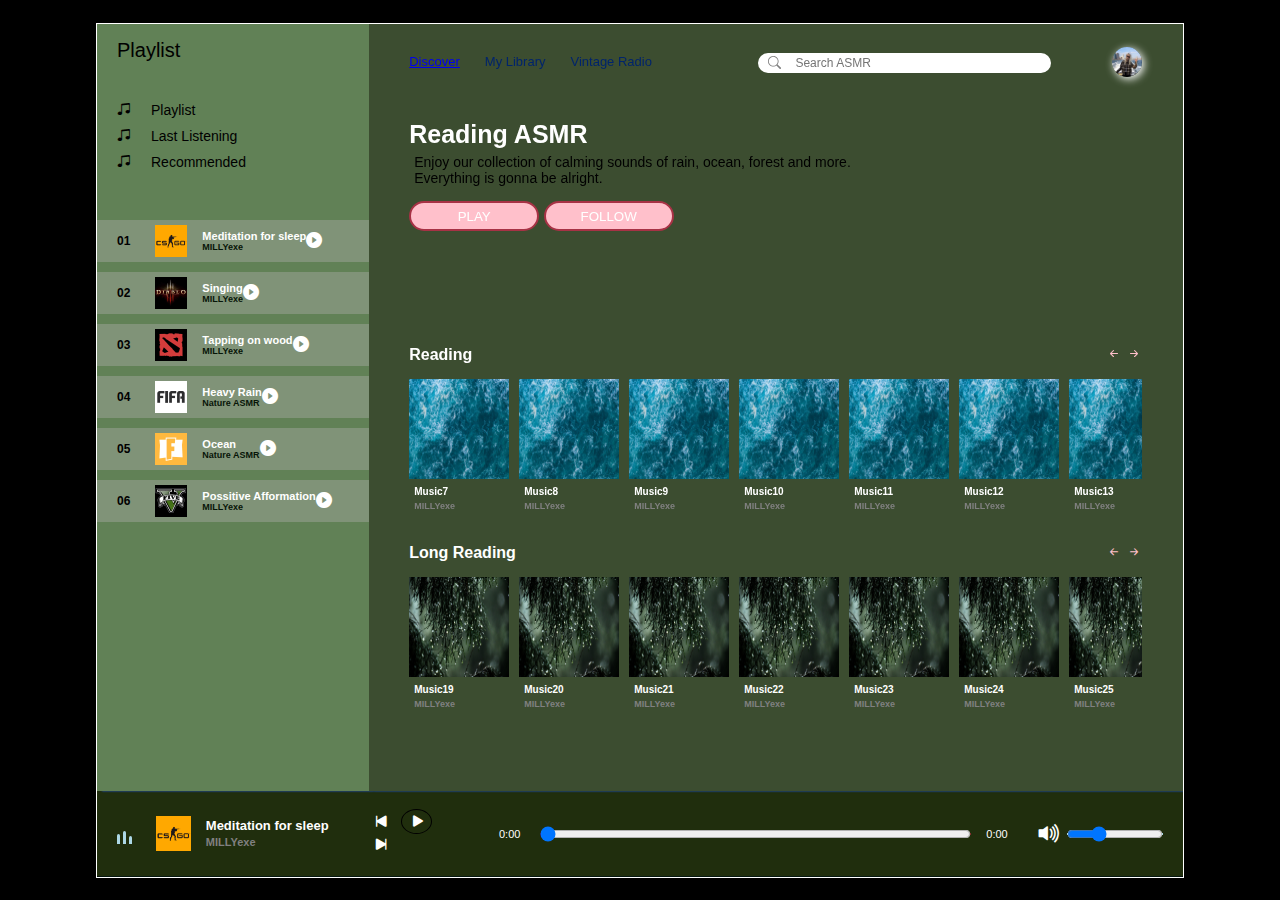
<file: reading.html>
<!DOCTYPE html>
<html lang="en">
  <head>
    <meta charset="UTF-8" />
    <meta http-equiv="X-UA-Compatible" content="IE=edge" />
    <meta name="viewport" content="width=device-width, initial-scale=1.0" />
    <link rel="stylesheet" href="style.css" />
    <link
      rel="stylesheet"
      href="https://cdn.jsdelivr.net/npm/bootstrap-icons@1.10.5/font/bootstrap-icons.css"
    />
    <title>Asmr player</title>
  </head>

  <body>
    <header>
      <div class="menu_side">
        <h1>Playlist</h1>
        <div class="playlist">
          <h4 class="active">
            <span></span><i class="bi bi-music-note-beamed"></i>Playlist
          </h4>
          <h4 class="active">
            <span></span><i class="bi bi-music-note-beamed"></i>Last Listening
          </h4>
          <h4 class="active">
            <span></span><i class="bi bi-music-note-beamed"></i>Recommended
          </h4>
        </div>
        <div class="menu_song">
          <li class="songItem">
            <span>01</span>
            <img src="img/1.jpg" alt="" />
            <h5>
              Meditation for sleep
              <div class="subtitle">MILLYexe</div>
            </h5>
            <i class="bi playListPlay bi-play-circle-fill" id="1"></i>
          </li>
          <li class="songItem">
            <span>02</span>
            <img src="img/2.jpg" alt="" />
            <h5>
              Singing
              <div class="subtitle">MILLYexe</div>
            </h5>
            <i class="bi playListPlay bi-play-circle-fill" id="2"></i>
          </li>
          <li class="songItem">
            <span>03</span>
            <img src="img/3.jpg" alt="" />
            <h5>
              Tapping on wood
              <div class="subtitle"></div>
            </h5>
            <i class="bi playListPlay bi-play-circle-fill" id="3"></i>
          </li>
          <li class="songItem">
            <span>04</span>
            <img src="img/4.jpg" alt="" />
            <h5>
              Heavy Rain
              <div class="subtitle">Nature ASMR</div>
            </h5>
            <i class="bi playListPlay bi-play-circle-fill" id="4"></i>
          </li>
          <li class="songItem">
            <span>05</span>
            <img src="img/5.jpg" alt="" />
            <h5>
              Ocean
              <div class="subtitle">Nature ASMR</div>
            </h5>
            <i class="bi playListPlay bi-play-circle-fill" id="5"></i>
          </li>
          <li class="songItem">
            <span>06</span>
            <img src="img/6.jpg" alt="" />
            <h5>
              Possitive Afformation
              <div class="subtitle">MILLYexe</div>
            </h5>
            <i class="bi playListPlay bi-play-circle-fill" id="6"></i>
          </li>
        </div>
      </div>

      <div class="song_side">
        <nav>
          <ul>
            <li><a href="index.html">Discover</li></a>
            <li>My Library</li>
            <li>Vintage Radio</li>
          </ul>
          <div class="search">
            <i class="bi bi-search"></i>
            <input type="text" placeholder="Search ASMR" />
          </div>
          <div class="user">
            <img src="img/javk.jpg" alt="User" title="KDS COVER (Millyexe)" />
          </div>
        </nav>
        <div class="content">
          <h1>Reading ASMR</h1>
          <p>
            Enjoy our collection of calming sounds of rain, ocean, forest and
            more.
            <br />
            Everything is gonna be alright.
          </p>
          <div class="buttons">
            <button>PLAY</button>
            <button>FOLLOW</button>
          </div>
        </div>
        <div class="popular_song">
          <div class="h4">
            <h4>Reading</h4>
            <div class="btn_s">
              <i class="bi bi-arrow-left-short" id="pop_song_left"></i>
              <i class="bi bi-arrow-right-short" id="pop_song_right"></i>
            </div>
          </div>
          <div class="pop_song">
            <li class="songItem">
              <div class="img_play">
                <img src="img/19.jpg" alt="" />
                <i class="bi playListPlay bi-play-circle-fill" id="7"></i>
              </div>
              <h5>
                Music7
                <br />
                <div class="subtitle">MILLYexe</div>
              </h5>
            </li>
            <li class="songItem">
              <div class="img_play">
                <img src="img/19.jpg" alt="" />
                <i class="bi playListPlay bi-play-circle-fill" id="8"></i>
              </div>
              <h5>
                Music8
                <br />
                <div class="subtitle">MILLYexe</div>
              </h5>
            </li>
            <li class="songItem">
              <div class="img_play">
                <img src="img/19.jpg" alt="" />
                <i class="bi playListPlay bi-play-circle-fill" id="9"></i>
              </div>
              <h5>
                Music9
                <br />
                <div class="subtitle">MILLYexe</div>
              </h5>
            </li>
            <li class="songItem">
              <div class="img_play">
                <img src="img/19.jpg" alt="" />
                <i class="bi playListPlay bi-play-circle-fill" id="10"></i>
              </div>
              <h5>
                Music10
                <br />
                <div class="subtitle">MILLYexe</div>
              </h5>
            </li>
            <li class="songItem">
              <div class="img_play">
                <img src="img/19.jpg" alt="" />
                <i class="bi playListPlay bi-play-circle-fill" id="11"></i>
              </div>
              <h5>
                Music11
                <br />
                <div class="subtitle">MILLYexe</div>
              </h5>
            </li>
            <li class="songItem">
              <div class="img_play">
                <img src="img/19.jpg" alt="" />
                <i class="bi playListPlay bi-play-circle-fill" id="12"></i>
              </div>
              <h5>
                Music12
                <br />
                <div class="subtitle">MILLYexe</div>
              </h5>
            </li>
            <li class="songItem">
              <div class="img_play">
                <img src="img/19.jpg" alt="" />
                <i class="bi playListPlay bi-play-circle-fill" id="13"></i>
              </div>
              <h5>
                Music13
                <br />
                <div class="subtitle">MILLYexe</div>
              </h5>
            </li>
            <li class="songItem">
              <div class="img_play">
                <img src="img/19.jpg" alt="" />
                <i class="bi playListPlay bi-play-circle-fill" id="14"></i>
              </div>
              <h5>
                Music14
                <br />
                <div class="subtitle">MILLYexe</div>
              </h5>
            </li>
            <li class="songItem">
              <div class="img_play">
                <img src="img/19.jpg" alt="" />
                <i class="bi playListPlay bi-play-circle-fill" id="15"></i>
              </div>
              <h5>
                Music15
                <br />
                <div class="subtitle">MILLYexe</div>
              </h5>
            </li>
            <li class="songItem">
              <div class="img_play">
                <img src="img/19.jpg" alt="" />
                <i class="bi playListPlay bi-play-circle-fill" id="16"></i>
              </div>
              <h5>
                Music16
                <br />
                <div class="subtitle">MILLYexe</div>
              </h5>
            </li>
            <li class="songItem">
              <div class="img_play">
                <img src="img/19.jpg" alt="" />
                <i class="bi playListPlay bi-play-circle-fill" id="17"></i>
              </div>
              <h5>
                Music17
                <br />
                <div class="subtitle">MILLYexe</div>
              </h5>
            </li>
            <li class="songItem">
              <div class="img_play">
                <img src="img/19.jpg" alt="" />
                <i class="bi playListPlay bi-play-circle-fill" id="18"></i>
              </div>
              <h5>
                Music18
                <br />
                <div class="subtitle">MILLYexe</div>
              </h5>
            </li>
          </div>
        </div>

        <div class="popular_song">
          <div class="h4">
            <h4>Long Reading</h4>
            <div class="btn_s">
              <i class="bi bi-arrow-left-short" id="pop_song_left"></i>
              <i class="bi bi-arrow-right-short" id="pop_song_right"></i>
            </div>
          </div>
          <div class="pop_song">
            <li class="songItem">
              <div class="img_play">
                <img src="img/20.jpg" alt="" />
                <i class="bi playListPlay bi-play-circle-fill" id="19"></i>
              </div>
              <h5>
                Music19
                <br />
                <div class="subtitle">MILLYexe</div>
              </h5>
            </li>
            <li class="songItem">
              <div class="img_play">
                <img src="img/20.jpg" alt="" />
                <i class="bi playListPlay bi-play-circle-fill" id="20"></i>
              </div>
              <h5>
                Music20
                <br />
                <div class="subtitle">MILLYexe</div>
              </h5>
            </li>
            <li class="songItem">
              <div class="img_play">
                <img src="img/20.jpg" alt="" />
                <i class="bi playListPlay bi-play-circle-fill" id="21"></i>
              </div>
              <h5>
                Music21
                <br />
                <div class="subtitle">MILLYexe</div>
              </h5>
            </li>
            <li class="songItem">
              <div class="img_play">
                <img src="img/20.jpg" alt="" />
                <i class="bi playListPlay bi-play-circle-fill" id="22"></i>
              </div>
              <h5>
                Music22
                <br />
                <div class="subtitle">MILLYexe</div>
              </h5>
            </li>
            <li class="songItem">
              <div class="img_play">
                <img src="img/20.jpg" alt="" />
                <i class="bi playListPlay bi-play-circle-fill" id="23"></i>
              </div>
              <h5>
                Music23
                <br />
                <div class="subtitle">MILLYexe</div>
              </h5>
            </li>
            <li class="songItem">
              <div class="img_play">
                <img src="img/20.jpg" alt="" />
                <i class="bi playListPlay bi-play-circle-fill" id="24"></i>
              </div>
              <h5>
                Music24
                <br />
                <div class="subtitle">MILLYexe</div>
              </h5>
            </li>
            <li class="songItem">
              <div class="img_play">
                <img src="img/20.jpg" alt="" />
                <i class="bi playListPlay bi-play-circle-fill" id="25"></i>
              </div>
              <h5>
                Music25
                <br />
                <div class="subtitle">MILLYexe</div>
              </h5>
            </li>
            <li class="songItem">
              <div class="img_play">
                <img src="img/20.jpg" alt="" />
                <i class="bi playListPlay bi-play-circle-fill" id="26"></i>
              </div>
              <h5>
                Music26
                <br />
                <div class="subtitle">MILLYexe</div>
              </h5>
            </li>
            <li class="songItem">
              <div class="img_play">
                <img src="img/20.jpg" alt="" />
                <i class="bi playListPlay bi-play-circle-fill" id="27"></i>
              </div>
              <h5>
                Music27
                <br />
                <div class="subtitle">MILLYexe</div>
              </h5>
            </li>
            <li class="songItem">
              <div class="img_play">
                <img src="img/20.jpg" alt="" />
                <i class="bi playListPlay bi-play-circle-fill" id="28"></i>
              </div>
              <h5>
                Music28
                <br />
                <div class="subtitle">MILLYexe</div>
              </h5>
            </li>
            <li class="songItem">
              <div class="img_play">
                <img src="img/20.jpg" alt="" />
                <i class="bi playListPlay bi-play-circle-fill" id="29"></i>
              </div>
              <h5>
                Music29
                <br />
                <div class="subtitle">MILLYexe</div>
              </h5>
            </li>
            <li class="songItem">
              <div class="img_play">
                <img src="img/20.jpg" alt="" />
                <i class="bi playListPlay bi-play-circle-fill" id="30"></i>
              </div>
              <h5>
                Music30
                <br />
                <div class="subtitle">MILLYexe</div>
              </h5>
            </li>
          </div>
        </div>
        <!-- <div class="popular_artists">
          <div class="h4">
            <h4>Popular Triggers</h4>
            <div class="btn_s">
              <i class="bi bi-arrow-left-short" id="pop_art_left"></i>
              <i class="bi bi-arrow-right-short" id="pop_art_right"></i>
            </div>
          </div>
          <div class="item Artists_bx">
            <li>
              <img src="imgt/bird.jpg" alt="" title="MILLYexe" />
            </li>
            <li>
              <img src="imgt/book.jpg" alt="" title="MILLYexe" />
            </li>
            <li>
              <img src="imgt/city.jpg" alt="" title="MILLYexe" />
            </li>
            <li>
              <img src="imgt/whisper.jpg" alt="" title="MILLYexe" />
            </li>
            <li>
              <img src="imgt/rain.jpg" alt="" title="MILLYexe" />
            </li>
            <li>
              <img src="imgt/hair.jpg" title="MILLYexe" />
            </li>
            <li>
              <img src="imgt/nature.jpg" alt="" title="MILLYexe" />
            </li>
            <li>
              <img src="imgt/books.jpg" alt="" title="MILLYexe" />
            </li>
            <li>
              <img src="imgt/nails.jpg" alt="" title="MILLYexe" />
            </li>
            <li>
              <img src="img/img.jpg" alt="" title="MILLYexe" />
            </li>
            <li>
              <img src="img/img.jpg" alt="" title="MILLYexe" />
            </li>
            <li>
              <img src="img/img.jpg" alt="" title="MILLYexe" />
            </li>
            <li>
              <img src="img/img.jpg" alt="" title="MILLYexe" />
            </li>
            <li>
              <img src="img/img.jpg" alt="" title="MILLYexe" />
            </li>
            <li>
              <img src="img/img.jpg" alt="" title="MILLYexe" />
            </li>
             change all img and names 
         </div> -->
      </div>
      </div> 

      <div class="master_play">
        <div class="wave" id="wave">
          <div class="wave1"></div>
          <div class="wave1"></div>
          <div class="wave1"></div>
        </div>
        <img src="img/1.jpg" alt="" id="poster_master_play" />
        <h5 id="title">
          Meditation for sleep <br />
          <div class="subtitle">MILLYexe</div>
        </h5>
        <div class="icon">
          <i class="bi bi-skip-start-fill" id="back"></i>
          <i class="bi bi-play-fill" id="masterPlay"></i>
          <i class="bi bi-skip-end-fill" id="next"></i>
        </div>
        <span id="currentStart">0:00</span>
        <div class="bar">
          <input type="range" id="seek" min="0" value="0" max="100" />
          <div class="bar2" id="bar2"></div>
          <div class="dot"></div>
        </div>
        <span id="currentEnd">0:00</span>

        <div class="vol">
          <i class="bi bi-volume-up-fill" id="vol_icon"></i>
          <input type="range" id="vol" min="0" value="30" max="100" />
          <div class="vol_bar"></div>
          <div class="dot" id="vol_dot"></div>
        </div>
      </div>
    </header>
    <script src="reading.js"></script>
  </body>
</html>
</file>
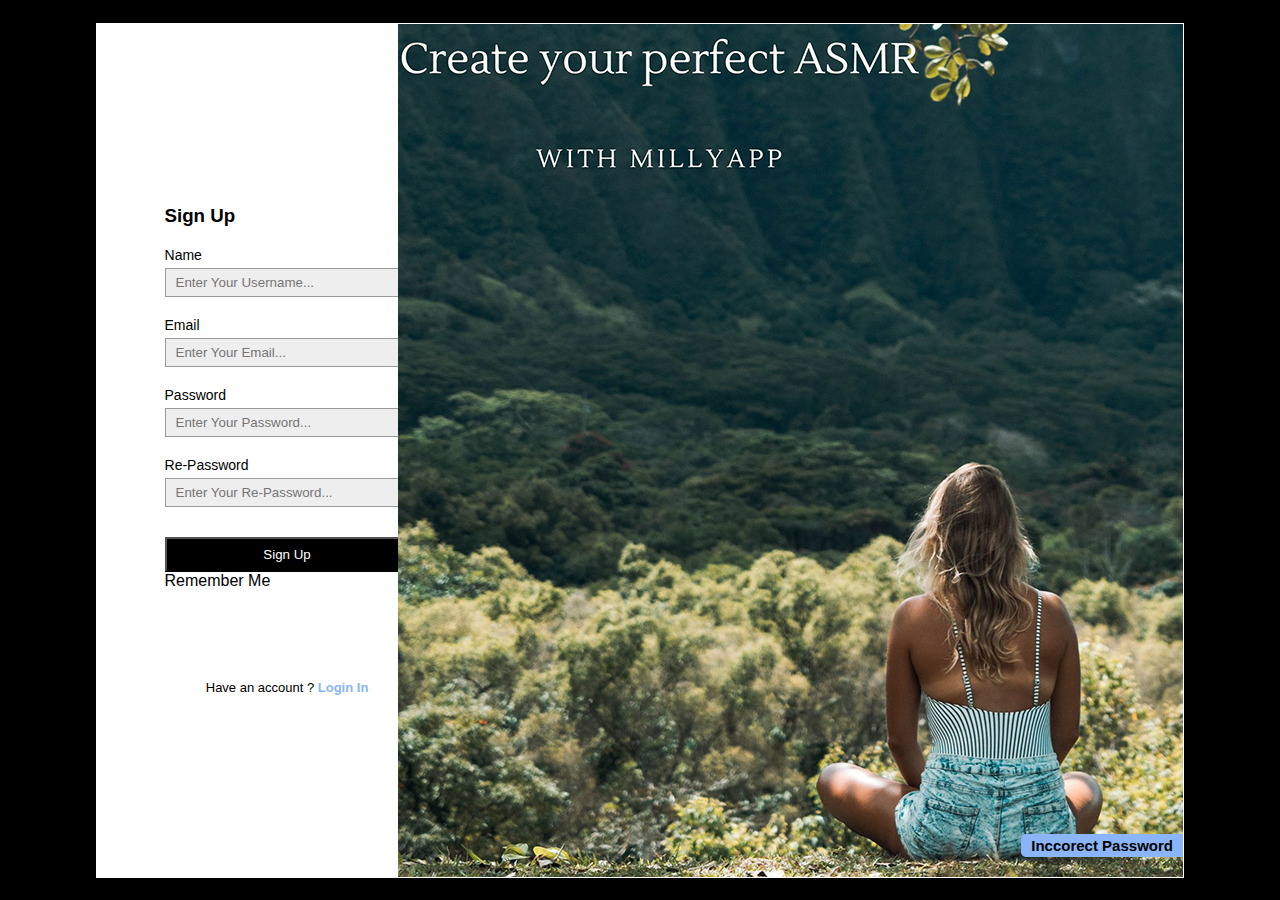
<file: signup.html>
<!DOCTYPE html>
<html lang="en">
  <head>
    <meta charset="UTF-8" />
    <meta http-equiv="X-UA-Compatible" content="IE=edge" />
    <meta name="viewport" content="width=device-width, initial-scale=1.0" />
    <link rel="stylesheet" href="style.css" />
    <link
      rel="stylesheet"
      href="https://cdn.jsdelivr.net/npm/bootstrap-icons@1.10.5/font/bootstrap-icons.css"
    />
    <title>Sign Up</title>
  </head>

  <body>
    <header>
      <div class="left_bx1">
        <div class="content">
          <form method="post">
            <h3>Sign Up</h3>
            <div class="card">
              <label for="name">Name</label>
              <input
                type="text"
                name="user_name"
                placeholder="Enter Your Username..."
                required
              />
            </div>
            <div class="card">
              <label for="email">Email</label>
              <input
                type="email"
                name="user_email"
                placeholder="Enter Your Email..."
                required
              />
            </div>
            <div class="card">
              <label for="password">Password</label>
              <input
                type="password"
                name="user_password"
                placeholder="Enter Your Password..."
                required
              />
            </div>
            <div class="card">
              <label for="re-password">Re-Password</label>
              <input
                type="password"
                name="user_re_password"
                placeholder="Enter Your Re-Password..."
                required
              />
            </div>
            <input type="submit" value="Sign Up" class="submit" />
            <div class="checkbox" name="" id=""><span>Remember Me</span></div>
            <p>Have an account ? <a href="login.html">Login In</a></p>
          </form>
        </div>
      </div>
      <div class="right_bx1">
        <img src="img/loginp.jpg" alt="" />
        <h3>Inccorect Password</h3>
      </div>
    </header>
  </body>
</html>
</file>
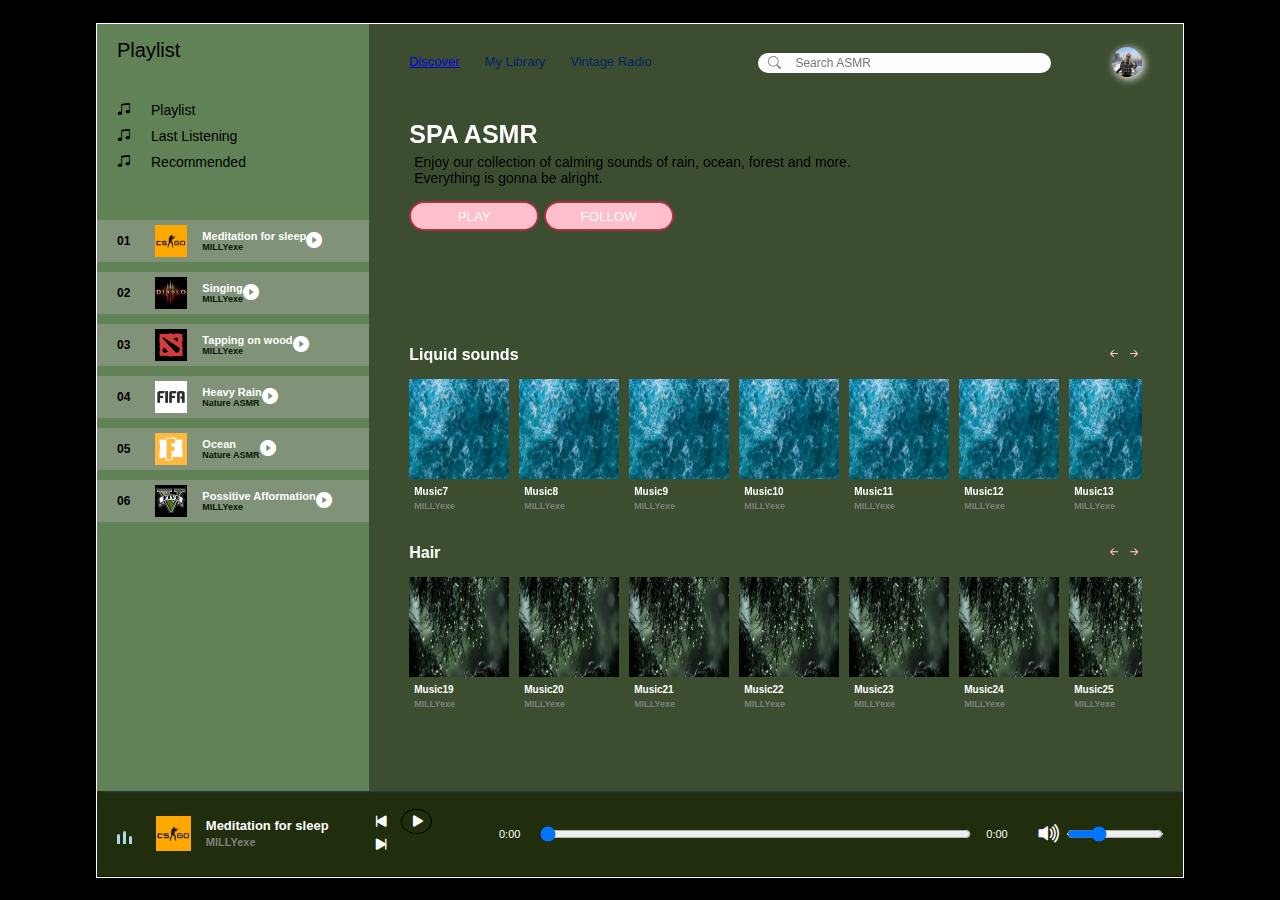
<file: spa.html>
<!DOCTYPE html>
<html lang="en">
  <head>
    <meta charset="UTF-8" />
    <meta http-equiv="X-UA-Compatible" content="IE=edge" />
    <meta name="viewport" content="width=device-width, initial-scale=1.0" />
    <link rel="stylesheet" href="style.css" />
    <link
      rel="stylesheet"
      href="https://cdn.jsdelivr.net/npm/bootstrap-icons@1.10.5/font/bootstrap-icons.css"
    />
    <title>Asmr player</title>
  </head>

  <body>
    <header>
      <div class="menu_side">
        <h1>Playlist</h1>
        <div class="playlist">
          <h4 class="active">
            <span></span><i class="bi bi-music-note-beamed"></i>Playlist
          </h4>
          <h4 class="active">
            <span></span><i class="bi bi-music-note-beamed"></i>Last Listening
          </h4>
          <h4 class="active">
            <span></span><i class="bi bi-music-note-beamed"></i>Recommended
          </h4>
        </div>
        <div class="menu_song">
          <li class="songItem">
            <span>01</span>
            <img src="img/1.jpg" alt="" />
            <h5>
              Meditation for sleep
              <div class="subtitle">MILLYexe</div>
            </h5>
            <i class="bi playListPlay bi-play-circle-fill" id="1"></i>
          </li>
          <li class="songItem">
            <span>02</span>
            <img src="img/2.jpg" alt="" />
            <h5>
              Singing
              <div class="subtitle">MILLYexe</div>
            </h5>
            <i class="bi playListPlay bi-play-circle-fill" id="2"></i>
          </li>
          <li class="songItem">
            <span>03</span>
            <img src="img/3.jpg" alt="" />
            <h5>
              Tapping on wood
              <div class="subtitle"></div>
            </h5>
            <i class="bi playListPlay bi-play-circle-fill" id="3"></i>
          </li>
          <li class="songItem">
            <span>04</span>
            <img src="img/4.jpg" alt="" />
            <h5>
              Heavy Rain
              <div class="subtitle">Nature ASMR</div>
            </h5>
            <i class="bi playListPlay bi-play-circle-fill" id="4"></i>
          </li>
          <li class="songItem">
            <span>05</span>
            <img src="img/5.jpg" alt="" />
            <h5>
              Ocean
              <div class="subtitle">Nature ASMR</div>
            </h5>
            <i class="bi playListPlay bi-play-circle-fill" id="5"></i>
          </li>
          <li class="songItem">
            <span>06</span>
            <img src="img/6.jpg" alt="" />
            <h5>
              Possitive Afformation
              <div class="subtitle">MILLYexe</div>
            </h5>
            <i class="bi playListPlay bi-play-circle-fill" id="6"></i>
          </li>
        </div>
      </div>

      <div class="song_side">
        <nav>
          <ul>
            <li><a href="index.html">Discover</li></a>
            <li>My Library</li>
            <li>Vintage Radio</li>
          </ul>
          <div class="search">
            <i class="bi bi-search"></i>
            <input type="text" placeholder="Search ASMR" />
          </div>
          <div class="user">
            <img src="img/javk.jpg" alt="User" title="KDS COVER (Millyexe)" />
          </div>
        </nav>
        <div class="content">
          <h1>SPA ASMR</h1>
          <p>
            Enjoy our collection of calming sounds of rain, ocean, forest and
            more.
            <br />
            Everything is gonna be alright.
          </p>
          <div class="buttons">
            <button>PLAY</button>
            <button>FOLLOW</button>
          </div>
        </div>
        <div class="popular_song">
          <div class="h4">
            <h4>Liquid sounds</h4>
            <div class="btn_s">
              <i class="bi bi-arrow-left-short" id="pop_song_left"></i>
              <i class="bi bi-arrow-right-short" id="pop_song_right"></i>
            </div>
          </div>
          <div class="pop_song">
            <li class="songItem">
              <div class="img_play">
                <img src="img/19.jpg" alt="" />
                <i class="bi playListPlay bi-play-circle-fill" id="7"></i>
              </div>
              <h5>
                Music7
                <br />
                <div class="subtitle">MILLYexe</div>
              </h5>
            </li>
            <li class="songItem">
              <div class="img_play">
                <img src="img/19.jpg" alt="" />
                <i class="bi playListPlay bi-play-circle-fill" id="8"></i>
              </div>
              <h5>
                Music8
                <br />
                <div class="subtitle">MILLYexe</div>
              </h5>
            </li>
            <li class="songItem">
              <div class="img_play">
                <img src="img/19.jpg" alt="" />
                <i class="bi playListPlay bi-play-circle-fill" id="9"></i>
              </div>
              <h5>
                Music9
                <br />
                <div class="subtitle">MILLYexe</div>
              </h5>
            </li>
            <li class="songItem">
              <div class="img_play">
                <img src="img/19.jpg" alt="" />
                <i class="bi playListPlay bi-play-circle-fill" id="10"></i>
              </div>
              <h5>
                Music10
                <br />
                <div class="subtitle">MILLYexe</div>
              </h5>
            </li>
            <li class="songItem">
              <div class="img_play">
                <img src="img/19.jpg" alt="" />
                <i class="bi playListPlay bi-play-circle-fill" id="11"></i>
              </div>
              <h5>
                Music11
                <br />
                <div class="subtitle">MILLYexe</div>
              </h5>
            </li>
            <li class="songItem">
              <div class="img_play">
                <img src="img/19.jpg" alt="" />
                <i class="bi playListPlay bi-play-circle-fill" id="12"></i>
              </div>
              <h5>
                Music12
                <br />
                <div class="subtitle">MILLYexe</div>
              </h5>
            </li>
            <li class="songItem">
              <div class="img_play">
                <img src="img/19.jpg" alt="" />
                <i class="bi playListPlay bi-play-circle-fill" id="13"></i>
              </div>
              <h5>
                Music13
                <br />
                <div class="subtitle">MILLYexe</div>
              </h5>
            </li>
            <li class="songItem">
              <div class="img_play">
                <img src="img/19.jpg" alt="" />
                <i class="bi playListPlay bi-play-circle-fill" id="14"></i>
              </div>
              <h5>
                Music14
                <br />
                <div class="subtitle">MILLYexe</div>
              </h5>
            </li>
            <li class="songItem">
              <div class="img_play">
                <img src="img/19.jpg" alt="" />
                <i class="bi playListPlay bi-play-circle-fill" id="15"></i>
              </div>
              <h5>
                Music15
                <br />
                <div class="subtitle">MILLYexe</div>
              </h5>
            </li>
            <li class="songItem">
              <div class="img_play">
                <img src="img/19.jpg" alt="" />
                <i class="bi playListPlay bi-play-circle-fill" id="16"></i>
              </div>
              <h5>
                Music16
                <br />
                <div class="subtitle">MILLYexe</div>
              </h5>
            </li>
            <li class="songItem">
              <div class="img_play">
                <img src="img/19.jpg" alt="" />
                <i class="bi playListPlay bi-play-circle-fill" id="17"></i>
              </div>
              <h5>
                Music17
                <br />
                <div class="subtitle">MILLYexe</div>
              </h5>
            </li>
            <li class="songItem">
              <div class="img_play">
                <img src="img/19.jpg" alt="" />
                <i class="bi playListPlay bi-play-circle-fill" id="18"></i>
              </div>
              <h5>
                Music18
                <br />
                <div class="subtitle">MILLYexe</div>
              </h5>
            </li>
          </div>
        </div>

        <div class="popular_song">
          <div class="h4">
            <h4>Hair</h4>
            <div class="btn_s">
              <i class="bi bi-arrow-left-short" id="pop_song_left"></i>
              <i class="bi bi-arrow-right-short" id="pop_song_right"></i>
            </div>
          </div>
          <div class="pop_song">
            <li class="songItem">
              <div class="img_play">
                <img src="img/20.jpg" alt="" />
                <i class="bi playListPlay bi-play-circle-fill" id="19"></i>
              </div>
              <h5>
                Music19
                <br />
                <div class="subtitle">MILLYexe</div>
              </h5>
            </li>
            <li class="songItem">
              <div class="img_play">
                <img src="img/20.jpg" alt="" />
                <i class="bi playListPlay bi-play-circle-fill" id="20"></i>
              </div>
              <h5>
                Music20
                <br />
                <div class="subtitle">MILLYexe</div>
              </h5>
            </li>
            <li class="songItem">
              <div class="img_play">
                <img src="img/20.jpg" alt="" />
                <i class="bi playListPlay bi-play-circle-fill" id="21"></i>
              </div>
              <h5>
                Music21
                <br />
                <div class="subtitle">MILLYexe</div>
              </h5>
            </li>
            <li class="songItem">
              <div class="img_play">
                <img src="img/20.jpg" alt="" />
                <i class="bi playListPlay bi-play-circle-fill" id="22"></i>
              </div>
              <h5>
                Music22
                <br />
                <div class="subtitle">MILLYexe</div>
              </h5>
            </li>
            <li class="songItem">
              <div class="img_play">
                <img src="img/20.jpg" alt="" />
                <i class="bi playListPlay bi-play-circle-fill" id="23"></i>
              </div>
              <h5>
                Music23
                <br />
                <div class="subtitle">MILLYexe</div>
              </h5>
            </li>
            <li class="songItem">
              <div class="img_play">
                <img src="img/20.jpg" alt="" />
                <i class="bi playListPlay bi-play-circle-fill" id="24"></i>
              </div>
              <h5>
                Music24
                <br />
                <div class="subtitle">MILLYexe</div>
              </h5>
            </li>
            <li class="songItem">
              <div class="img_play">
                <img src="img/20.jpg" alt="" />
                <i class="bi playListPlay bi-play-circle-fill" id="25"></i>
              </div>
              <h5>
                Music25
                <br />
                <div class="subtitle">MILLYexe</div>
              </h5>
            </li>
            <li class="songItem">
              <div class="img_play">
                <img src="img/20.jpg" alt="" />
                <i class="bi playListPlay bi-play-circle-fill" id="26"></i>
              </div>
              <h5>
                Music26
                <br />
                <div class="subtitle">MILLYexe</div>
              </h5>
            </li>
            <li class="songItem">
              <div class="img_play">
                <img src="img/20.jpg" alt="" />
                <i class="bi playListPlay bi-play-circle-fill" id="27"></i>
              </div>
              <h5>
                Music27
                <br />
                <div class="subtitle">MILLYexe</div>
              </h5>
            </li>
            <li class="songItem">
              <div class="img_play">
                <img src="img/20.jpg" alt="" />
                <i class="bi playListPlay bi-play-circle-fill" id="28"></i>
              </div>
              <h5>
                Music28
                <br />
                <div class="subtitle">MILLYexe</div>
              </h5>
            </li>
            <li class="songItem">
              <div class="img_play">
                <img src="img/20.jpg" alt="" />
                <i class="bi playListPlay bi-play-circle-fill" id="29"></i>
              </div>
              <h5>
                Music29
                <br />
                <div class="subtitle">MILLYexe</div>
              </h5>
            </li>
            <li class="songItem">
              <div class="img_play">
                <img src="img/20.jpg" alt="" />
                <i class="bi playListPlay bi-play-circle-fill" id="30"></i>
              </div>
              <h5>
                Music30
                <br />
                <div class="subtitle">MILLYexe</div>
              </h5>
            </li>
          </div>
        </div>
        <!-- <div class="popular_artists">
          <div class="h4">
            <h4>Popular Triggers</h4>
            <div class="btn_s">
              <i class="bi bi-arrow-left-short" id="pop_art_left"></i>
              <i class="bi bi-arrow-right-short" id="pop_art_right"></i>
            </div>
          </div>
          <div class="item Artists_bx">
            <li>
              <img src="imgt/bird.jpg" alt="" title="MILLYexe" />
            </li>
            <li>
              <img src="imgt/book.jpg" alt="" title="MILLYexe" />
            </li>
            <li>
              <img src="imgt/city.jpg" alt="" title="MILLYexe" />
            </li>
            <li>
              <img src="imgt/whisper.jpg" alt="" title="MILLYexe" />
            </li>
            <li>
              <img src="imgt/rain.jpg" alt="" title="MILLYexe" />
            </li>
            <li>
              <img src="imgt/hair.jpg" title="MILLYexe" />
            </li>
            <li>
              <img src="imgt/nature.jpg" alt="" title="MILLYexe" />
            </li>
            <li>
              <img src="imgt/books.jpg" alt="" title="MILLYexe" />
            </li>
            <li>
              <img src="imgt/nails.jpg" alt="" title="MILLYexe" />
            </li>
            <li>
              <img src="img/img.jpg" alt="" title="MILLYexe" />
            </li>
            <li>
              <img src="img/img.jpg" alt="" title="MILLYexe" />
            </li>
            <li>
              <img src="img/img.jpg" alt="" title="MILLYexe" />
            </li>
            <li>
              <img src="img/img.jpg" alt="" title="MILLYexe" />
            </li>
            <li>
              <img src="img/img.jpg" alt="" title="MILLYexe" />
            </li>
            <li>
              <img src="img/img.jpg" alt="" title="MILLYexe" />
            </li>
             change all img and names 
         </div> -->
      </div>
      </div> 

      <div class="master_play">
        <div class="wave" id="wave">
          <div class="wave1"></div>
          <div class="wave1"></div>
          <div class="wave1"></div>
        </div>
        <img src="img/1.jpg" alt="" id="poster_master_play" />
        <h5 id="title">
          Meditation for sleep <br />
          <div class="subtitle">MILLYexe</div>
        </h5>
        <div class="icon">
          <i class="bi bi-skip-start-fill" id="back"></i>
          <i class="bi bi-play-fill" id="masterPlay"></i>
          <i class="bi bi-skip-end-fill" id="next"></i>
        </div>
        <span id="currentStart">0:00</span>
        <div class="bar">
          <input type="range" id="seek" min="0" value="0" max="100" />
          <div class="bar2" id="bar2"></div>
          <div class="dot"></div>
        </div>
        <span id="currentEnd">0:00</span>

        <div class="vol">
          <i class="bi bi-volume-up-fill" id="vol_icon"></i>
          <input type="range" id="vol" min="0" value="30" max="100" />
          <div class="vol_bar"></div>
          <div class="dot" id="vol_dot"></div>
        </div>
      </div>
    </header>
    <script src="spa.js"></script>
  </body>
</html>
</file>
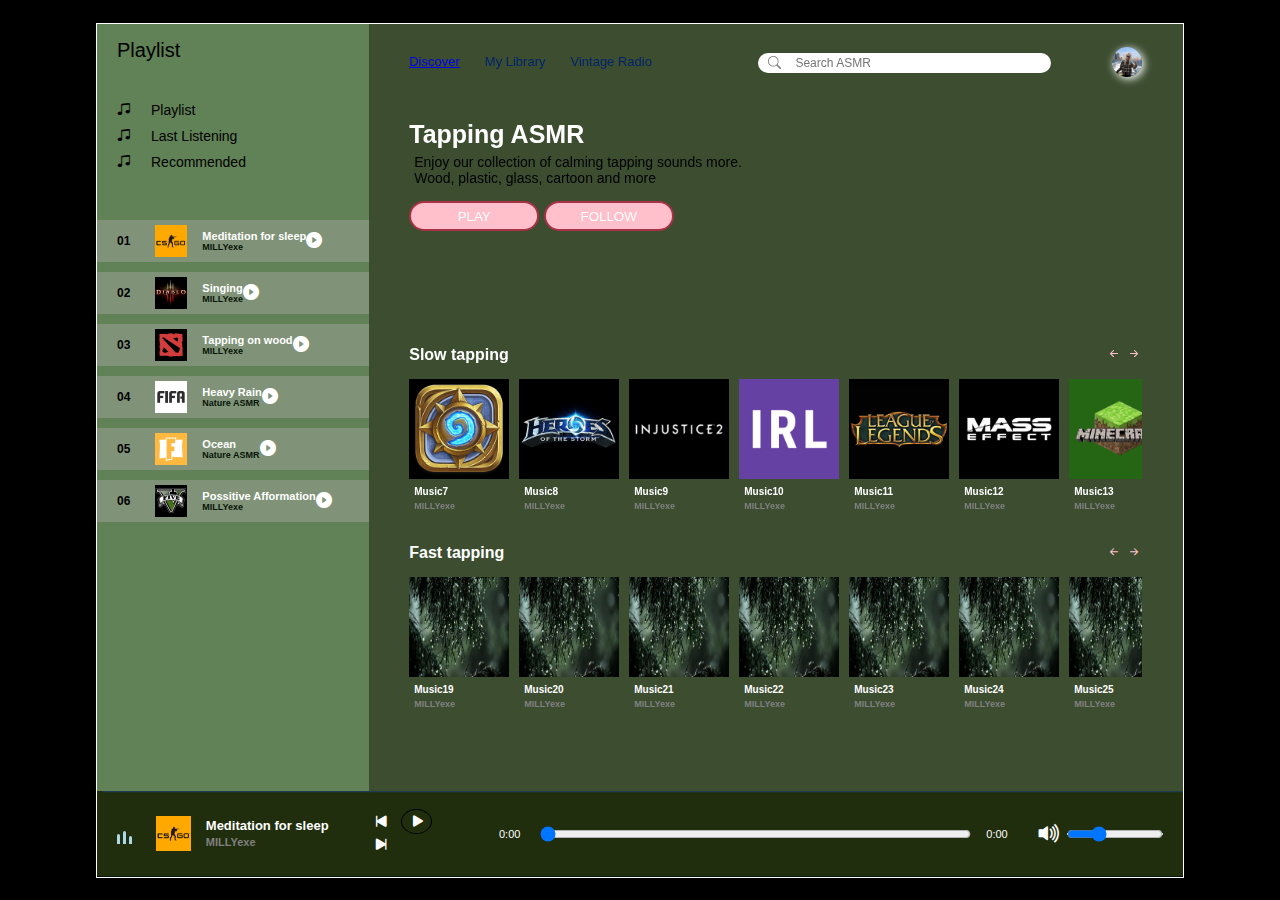
<file: tapping.html>
<!DOCTYPE html>
<html lang="en">
  <head>
    <meta charset="UTF-8" />
    <meta http-equiv="X-UA-Compatible" content="IE=edge" />
    <meta name="viewport" content="width=device-width, initial-scale=1.0" />
    <link rel="stylesheet" href="style.css" />
    <link
      rel="stylesheet"
      href="https://cdn.jsdelivr.net/npm/bootstrap-icons@1.10.5/font/bootstrap-icons.css"
    />
    <title>Asmr player</title>
  </head>

  <body>
    <header>
      <div class="menu_side">
        <h1>Playlist</h1>
        <div class="playlist">
          <h4 class="active">
            <span></span><i class="bi bi-music-note-beamed"></i>Playlist
          </h4>
          <h4 class="active">
            <span></span><i class="bi bi-music-note-beamed"></i>Last Listening
          </h4>
          <h4 class="active">
            <span></span><i class="bi bi-music-note-beamed"></i>Recommended
          </h4>
        </div>
        <div class="menu_song">
          <li class="songItem">
            <span>01</span>
            <img src="img/1.jpg" alt="" />
            <h5>
              Meditation for sleep
              <div class="subtitle">MILLYexe</div>
            </h5>
            <i class="bi playListPlay bi-play-circle-fill" id="1"></i>
          </li>
          <li class="songItem">
            <span>02</span>
            <img src="img/2.jpg" alt="" />
            <h5>
              Singing
              <div class="subtitle">MILLYexe</div>
            </h5>
            <i class="bi playListPlay bi-play-circle-fill" id="2"></i>
          </li>
          <li class="songItem">
            <span>03</span>
            <img src="img/3.jpg" alt="" />
            <h5>
              Tapping on wood
              <div class="subtitle"></div>
            </h5>
            <i class="bi playListPlay bi-play-circle-fill" id="3"></i>
          </li>
          <li class="songItem">
            <span>04</span>
            <img src="img/4.jpg" alt="" />
            <h5>
              Heavy Rain
              <div class="subtitle">Nature ASMR</div>
            </h5>
            <i class="bi playListPlay bi-play-circle-fill" id="4"></i>
          </li>
          <li class="songItem">
            <span>05</span>
            <img src="img/5.jpg" alt="" />
            <h5>
              Ocean
              <div class="subtitle">Nature ASMR</div>
            </h5>
            <i class="bi playListPlay bi-play-circle-fill" id="5"></i>
          </li>
          <li class="songItem">
            <span>06</span>
            <img src="img/6.jpg" alt="" />
            <h5>
              Possitive Afformation
              <div class="subtitle">MILLYexe</div>
            </h5>
            <i class="bi playListPlay bi-play-circle-fill" id="6"></i>
          </li>
        </div>
      </div>

      <div class="song_side">
        <nav>
          <ul>
            <li><a href="index.html">Discover</li></a>
            <li>My Library</li>
            <li>Vintage Radio</li>
          </ul>
          <div class="search">
            <i class="bi bi-search"></i>
            <input type="text" placeholder="Search ASMR" />
          </div>
          <div class="user">
            <img src="img/javk.jpg" alt="User" title="KDS COVER (Millyexe)" />
          </div>
        </nav>
        <div class="content">
          <h1>Tapping ASMR</h1>
          <p>
            Enjoy our collection of calming tapping sounds 
            more.
            <br />
            Wood, plastic, glass, cartoon and more
          </p>
          <div class="buttons">
            <button>PLAY</button>
            <button>FOLLOW</button>
          </div>
        </div>
        <div class="popular_song">
          <div class="h4">
            <h4>Slow tapping </h4>
            <div class="btn_s">
              <i class="bi bi-arrow-left-short" id="pop_song_left"></i>
              <i class="bi bi-arrow-right-short" id="pop_song_right"></i>
            </div>
          </div>
          <div class="pop_song">
            <li class="songItem">
              <div class="img_play">
                <img src="img/19.jpg" alt="" />
                <i class="bi playListPlay bi-play-circle-fill" id="7"></i>
              </div>
              <h5>
                Music7
                <br />
                <div class="subtitle">MILLYexe</div>
              </h5>
            </li>
            <li class="songItem">
              <div class="img_play">
                <img src="img/19.jpg" alt="" />
                <i class="bi playListPlay bi-play-circle-fill" id="8"></i>
              </div>
              <h5>
                Music8
                <br />
                <div class="subtitle">MILLYexe</div>
              </h5>
            </li>
            <li class="songItem">
              <div class="img_play">
                <img src="img/19.jpg" alt="" />
                <i class="bi playListPlay bi-play-circle-fill" id="9"></i>
              </div>
              <h5>
                Music9
                <br />
                <div class="subtitle">MILLYexe</div>
              </h5>
            </li>
            <li class="songItem">
              <div class="img_play">
                <img src="img/19.jpg" alt="" />
                <i class="bi playListPlay bi-play-circle-fill" id="10"></i>
              </div>
              <h5>
                Music10
                <br />
                <div class="subtitle">MILLYexe</div>
              </h5>
            </li>
            <li class="songItem">
              <div class="img_play">
                <img src="img/19.jpg" alt="" />
                <i class="bi playListPlay bi-play-circle-fill" id="11"></i>
              </div>
              <h5>
                Music11
                <br />
                <div class="subtitle">MILLYexe</div>
              </h5>
            </li>
            <li class="songItem">
              <div class="img_play">
                <img src="img/19.jpg" alt="" />
                <i class="bi playListPlay bi-play-circle-fill" id="12"></i>
              </div>
              <h5>
                Music12
                <br />
                <div class="subtitle">MILLYexe</div>
              </h5>
            </li>
            <li class="songItem">
              <div class="img_play">
                <img src="img/19.jpg" alt="" />
                <i class="bi playListPlay bi-play-circle-fill" id="13"></i>
              </div>
              <h5>
                Music13
                <br />
                <div class="subtitle">MILLYexe</div>
              </h5>
            </li>
            <li class="songItem">
              <div class="img_play">
                <img src="img/19.jpg" alt="" />
                <i class="bi playListPlay bi-play-circle-fill" id="14"></i>
              </div>
              <h5>
                Music14
                <br />
                <div class="subtitle">MILLYexe</div>
              </h5>
            </li>
            <li class="songItem">
              <div class="img_play">
                <img src="img/19.jpg" alt="" />
                <i class="bi playListPlay bi-play-circle-fill" id="15"></i>
              </div>
              <h5>
                Music15
                <br />
                <div class="subtitle">MILLYexe</div>
              </h5>
            </li>
            <li class="songItem">
              <div class="img_play">
                <img src="img/19.jpg" alt="" />
                <i class="bi playListPlay bi-play-circle-fill" id="16"></i>
              </div>
              <h5>
                Music16
                <br />
                <div class="subtitle">MILLYexe</div>
              </h5>
            </li>
            <li class="songItem">
              <div class="img_play">
                <img src="img/19.jpg" alt="" />
                <i class="bi playListPlay bi-play-circle-fill" id="17"></i>
              </div>
              <h5>
                Music17
                <br />
                <div class="subtitle">MILLYexe</div>
              </h5>
            </li>
            <li class="songItem">
              <div class="img_play">
                <img src="img/19.jpg" alt="" />
                <i class="bi playListPlay bi-play-circle-fill" id="18"></i>
              </div>
              <h5>
                Music18
                <br />
                <div class="subtitle">MILLYexe</div>
              </h5>
            </li>
          </div>
        </div>

        <div class="popular_song">
          <div class="h4">
            <h4>Fast tapping</h4>
            <div class="btn_s">
              <i class="bi bi-arrow-left-short" id="pop_song_left"></i>
              <i class="bi bi-arrow-right-short" id="pop_song_right"></i>
            </div>
          </div>
          <div class="pop_song">
            <li class="songItem">
              <div class="img_play">
                <img src="img/20.jpg" alt="" />
                <i class="bi playListPlay bi-play-circle-fill" id="19"></i>
              </div>
              <h5>
                Music19
                <br />
                <div class="subtitle">MILLYexe</div>
              </h5>
            </li>
            <li class="songItem">
              <div class="img_play">
                <img src="img/20.jpg" alt="" />
                <i class="bi playListPlay bi-play-circle-fill" id="20"></i>
              </div>
              <h5>
                Music20
                <br />
                <div class="subtitle">MILLYexe</div>
              </h5>
            </li>
            <li class="songItem">
              <div class="img_play">
                <img src="img/20.jpg" alt="" />
                <i class="bi playListPlay bi-play-circle-fill" id="21"></i>
              </div>
              <h5>
                Music21
                <br />
                <div class="subtitle">MILLYexe</div>
              </h5>
            </li>
            <li class="songItem">
              <div class="img_play">
                <img src="img/20.jpg" alt="" />
                <i class="bi playListPlay bi-play-circle-fill" id="22"></i>
              </div>
              <h5>
                Music22
                <br />
                <div class="subtitle">MILLYexe</div>
              </h5>
            </li>
            <li class="songItem">
              <div class="img_play">
                <img src="img/20.jpg" alt="" />
                <i class="bi playListPlay bi-play-circle-fill" id="23"></i>
              </div>
              <h5>
                Music23
                <br />
                <div class="subtitle">MILLYexe</div>
              </h5>
            </li>
            <li class="songItem">
              <div class="img_play">
                <img src="img/20.jpg" alt="" />
                <i class="bi playListPlay bi-play-circle-fill" id="24"></i>
              </div>
              <h5>
                Music24
                <br />
                <div class="subtitle">MILLYexe</div>
              </h5>
            </li>
            <li class="songItem">
              <div class="img_play">
                <img src="img/20.jpg" alt="" />
                <i class="bi playListPlay bi-play-circle-fill" id="25"></i>
              </div>
              <h5>
                Music25
                <br />
                <div class="subtitle">MILLYexe</div>
              </h5>
            </li>
            <li class="songItem">
              <div class="img_play">
                <img src="img/20.jpg" alt="" />
                <i class="bi playListPlay bi-play-circle-fill" id="26"></i>
              </div>
              <h5>
                Music26
                <br />
                <div class="subtitle">MILLYexe</div>
              </h5>
            </li>
            <li class="songItem">
              <div class="img_play">
                <img src="img/20.jpg" alt="" />
                <i class="bi playListPlay bi-play-circle-fill" id="27"></i>
              </div>
              <h5>
                Music27
                <br />
                <div class="subtitle">MILLYexe</div>
              </h5>
            </li>
            <li class="songItem">
              <div class="img_play">
                <img src="img/20.jpg" alt="" />
                <i class="bi playListPlay bi-play-circle-fill" id="28"></i>
              </div>
              <h5>
                Music28
                <br />
                <div class="subtitle">MILLYexe</div>
              </h5>
            </li>
            <li class="songItem">
              <div class="img_play">
                <img src="img/20.jpg" alt="" />
                <i class="bi playListPlay bi-play-circle-fill" id="29"></i>
              </div>
              <h5>
                Music29
                <br />
                <div class="subtitle">MILLYexe</div>
              </h5>
            </li>
            <li class="songItem">
              <div class="img_play">
                <img src="img/20.jpg" alt="" />
                <i class="bi playListPlay bi-play-circle-fill" id="30"></i>
              </div>
              <h5>
                Music30
                <br />
                <div class="subtitle">MILLYexe</div>
              </h5>
            </li>
          </div>
        </div>
        <!-- <div class="popular_artists">
          <div class="h4">
            <h4>Popular Triggers</h4>
            <div class="btn_s">
              <i class="bi bi-arrow-left-short" id="pop_art_left"></i>
              <i class="bi bi-arrow-right-short" id="pop_art_right"></i>
            </div>
          </div>
          <div class="item Artists_bx">
            <li>
              <img src="imgt/bird.jpg" alt="" title="MILLYexe" />
            </li>
            <li>
              <img src="imgt/book.jpg" alt="" title="MILLYexe" />
            </li>
            <li>
              <img src="imgt/city.jpg" alt="" title="MILLYexe" />
            </li>
            <li>
              <img src="imgt/whisper.jpg" alt="" title="MILLYexe" />
            </li>
            <li>
              <img src="imgt/rain.jpg" alt="" title="MILLYexe" />
            </li>
            <li>
              <img src="imgt/hair.jpg" title="MILLYexe" />
            </li>
            <li>
              <img src="imgt/nature.jpg" alt="" title="MILLYexe" />
            </li>
            <li>
              <img src="imgt/books.jpg" alt="" title="MILLYexe" />
            </li>
            <li>
              <img src="imgt/nails.jpg" alt="" title="MILLYexe" />
            </li>
            <li>
              <img src="img/img.jpg" alt="" title="MILLYexe" />
            </li>
            <li>
              <img src="img/img.jpg" alt="" title="MILLYexe" />
            </li>
            <li>
              <img src="img/img.jpg" alt="" title="MILLYexe" />
            </li>
            <li>
              <img src="img/img.jpg" alt="" title="MILLYexe" />
            </li>
            <li>
              <img src="img/img.jpg" alt="" title="MILLYexe" />
            </li>
            <li>
              <img src="img/img.jpg" alt="" title="MILLYexe" />
            </li>
             change all img and names 
         </div> -->
      </div>
      </div> 

      <div class="master_play">
        <div class="wave" id="wave">
          <div class="wave1"></div>
          <div class="wave1"></div>
          <div class="wave1"></div>
        </div>
        <img src="img/1.jpg" alt="" id="poster_master_play" />
        <h5 id="title">
          Meditation for sleep <br />
          <div class="subtitle">MILLYexe</div>
        </h5>
        <div class="icon">
          <i class="bi bi-skip-start-fill" id="back"></i>
          <i class="bi bi-play-fill" id="masterPlay"></i>
          <i class="bi bi-skip-end-fill" id="next"></i>
        </div>
        <span id="currentStart">0:00</span>
        <div class="bar">
          <input type="range" id="seek" min="0" value="0" max="100" />
          <div class="bar2" id="bar2"></div>
          <div class="dot"></div>
        </div>
        <span id="currentEnd">0:00</span>

        <div class="vol">
          <i class="bi bi-volume-up-fill" id="vol_icon"></i>
          <input type="range" id="vol" min="0" value="30" max="100" />
          <div class="vol_bar"></div>
          <div class="dot" id="vol_dot"></div>
        </div>
      </div>
    </header>
    <script src="tapping.js"></script>
  </body>
</html>
</file>
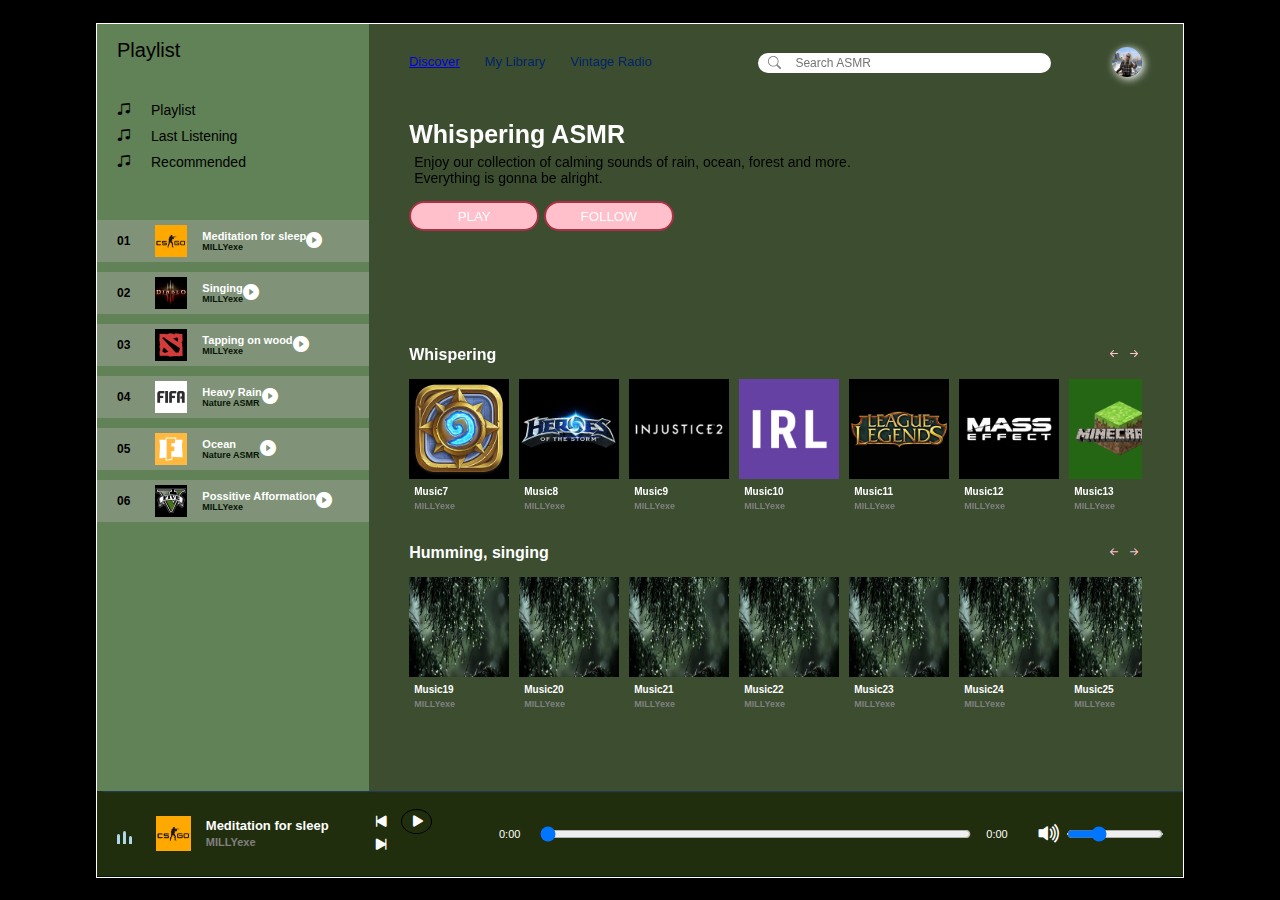
<file: whisper.html>
<!DOCTYPE html>
<html lang="en">
  <head>
    <meta charset="UTF-8" />
    <meta http-equiv="X-UA-Compatible" content="IE=edge" />
    <meta name="viewport" content="width=device-width, initial-scale=1.0" />
    <link rel="stylesheet" href="style.css" />
    <link
      rel="stylesheet"
      href="https://cdn.jsdelivr.net/npm/bootstrap-icons@1.10.5/font/bootstrap-icons.css"
    />
    <title>Asmr player</title>
  </head>

  <body>
    <header>
      <div class="menu_side">
        <h1>Playlist</h1>
        <div class="playlist">
          <h4 class="active">
            <span></span><i class="bi bi-music-note-beamed"></i>Playlist
          </h4>
          <h4 class="active">
            <span></span><i class="bi bi-music-note-beamed"></i>Last Listening
          </h4>
          <h4 class="active">
            <span></span><i class="bi bi-music-note-beamed"></i>Recommended
          </h4>
        </div>
        <div class="menu_song">
          <li class="songItem">
            <span>01</span>
            <img src="img/1.jpg" alt="" />
            <h5>
              Meditation for sleep
              <div class="subtitle">MILLYexe</div>
            </h5>
            <i class="bi playListPlay bi-play-circle-fill" id="1"></i>
          </li>
          <li class="songItem">
            <span>02</span>
            <img src="img/2.jpg" alt="" />
            <h5>
              Singing
              <div class="subtitle">MILLYexe</div>
            </h5>
            <i class="bi playListPlay bi-play-circle-fill" id="2"></i>
          </li>
          <li class="songItem">
            <span>03</span>
            <img src="img/3.jpg" alt="" />
            <h5>
              Tapping on wood
              <div class="subtitle"></div>
            </h5>
            <i class="bi playListPlay bi-play-circle-fill" id="3"></i>
          </li>
          <li class="songItem">
            <span>04</span>
            <img src="img/4.jpg" alt="" />
            <h5>
              Heavy Rain
              <div class="subtitle">Nature ASMR</div>
            </h5>
            <i class="bi playListPlay bi-play-circle-fill" id="4"></i>
          </li>
          <li class="songItem">
            <span>05</span>
            <img src="img/5.jpg" alt="" />
            <h5>
              Ocean
              <div class="subtitle">Nature ASMR</div>
            </h5>
            <i class="bi playListPlay bi-play-circle-fill" id="5"></i>
          </li>
          <li class="songItem">
            <span>06</span>
            <img src="img/6.jpg" alt="" />
            <h5>
              Possitive Afformation
              <div class="subtitle">MILLYexe</div>
            </h5>
            <i class="bi playListPlay bi-play-circle-fill" id="6"></i>
          </li>
        </div>
      </div>

      <div class="song_side">
        <nav>
          <ul>
            <li><a href="index.html">Discover</li></a>
            <li>My Library</li>
            <li>Vintage Radio</li>
          </ul>
          <div class="search">
            <i class="bi bi-search"></i>
            <input type="text" placeholder="Search ASMR" />
          </div>
          <div class="user">
            <img src="img/javk.jpg" alt="User" title="KDS COVER (Millyexe)" />
          </div>
        </nav>
        <div class="content">
          <h1>Whispering ASMR</h1>
          <p>
            Enjoy our collection of calming sounds of rain, ocean, forest and
            more.
            <br />
            Everything is gonna be alright.
          </p>
          <div class="buttons">
            <button>PLAY</button>
            <button>FOLLOW</button>
          </div>
        </div>
        <div class="popular_song">
          <div class="h4">
            <h4>Whispering</h4>
            <div class="btn_s">
              <i class="bi bi-arrow-left-short" id="pop_song_left"></i>
              <i class="bi bi-arrow-right-short" id="pop_song_right"></i>
            </div>
          </div>
          <div class="pop_song">
            <li class="songItem">
              <div class="img_play">
                <img src="img/19.jpg" alt="" />
                <i class="bi playListPlay bi-play-circle-fill" id="7"></i>
              </div>
              <h5>
                Music7
                <br />
                <div class="subtitle">MILLYexe</div>
              </h5>
            </li>
            <li class="songItem">
              <div class="img_play">
                <img src="img/19.jpg" alt="" />
                <i class="bi playListPlay bi-play-circle-fill" id="8"></i>
              </div>
              <h5>
                Music8
                <br />
                <div class="subtitle">MILLYexe</div>
              </h5>
            </li>
            <li class="songItem">
              <div class="img_play">
                <img src="img/19.jpg" alt="" />
                <i class="bi playListPlay bi-play-circle-fill" id="9"></i>
              </div>
              <h5>
                Music9
                <br />
                <div class="subtitle">MILLYexe</div>
              </h5>
            </li>
            <li class="songItem">
              <div class="img_play">
                <img src="img/19.jpg" alt="" />
                <i class="bi playListPlay bi-play-circle-fill" id="10"></i>
              </div>
              <h5>
                Music10
                <br />
                <div class="subtitle">MILLYexe</div>
              </h5>
            </li>
            <li class="songItem">
              <div class="img_play">
                <img src="img/19.jpg" alt="" />
                <i class="bi playListPlay bi-play-circle-fill" id="11"></i>
              </div>
              <h5>
                Music11
                <br />
                <div class="subtitle">MILLYexe</div>
              </h5>
            </li>
            <li class="songItem">
              <div class="img_play">
                <img src="img/19.jpg" alt="" />
                <i class="bi playListPlay bi-play-circle-fill" id="12"></i>
              </div>
              <h5>
                Music12
                <br />
                <div class="subtitle">MILLYexe</div>
              </h5>
            </li>
            <li class="songItem">
              <div class="img_play">
                <img src="img/19.jpg" alt="" />
                <i class="bi playListPlay bi-play-circle-fill" id="13"></i>
              </div>
              <h5>
                Music13
                <br />
                <div class="subtitle">MILLYexe</div>
              </h5>
            </li>
            <li class="songItem">
              <div class="img_play">
                <img src="img/19.jpg" alt="" />
                <i class="bi playListPlay bi-play-circle-fill" id="14"></i>
              </div>
              <h5>
                Music14
                <br />
                <div class="subtitle">MILLYexe</div>
              </h5>
            </li>
            <li class="songItem">
              <div class="img_play">
                <img src="img/19.jpg" alt="" />
                <i class="bi playListPlay bi-play-circle-fill" id="15"></i>
              </div>
              <h5>
                Music15
                <br />
                <div class="subtitle">MILLYexe</div>
              </h5>
            </li>
            <li class="songItem">
              <div class="img_play">
                <img src="img/19.jpg" alt="" />
                <i class="bi playListPlay bi-play-circle-fill" id="16"></i>
              </div>
              <h5>
                Music16
                <br />
                <div class="subtitle">MILLYexe</div>
              </h5>
            </li>
            <li class="songItem">
              <div class="img_play">
                <img src="img/19.jpg" alt="" />
                <i class="bi playListPlay bi-play-circle-fill" id="17"></i>
              </div>
              <h5>
                Music17
                <br />
                <div class="subtitle">MILLYexe</div>
              </h5>
            </li>
            <li class="songItem">
              <div class="img_play">
                <img src="img/19.jpg" alt="" />
                <i class="bi playListPlay bi-play-circle-fill" id="18"></i>
              </div>
              <h5>
                Music18
                <br />
                <div class="subtitle">MILLYexe</div>
              </h5>
            </li>
          </div>
        </div>

        <div class="popular_song">
          <div class="h4">
            <h4>Humming, singing</h4>
            <div class="btn_s">
              <i class="bi bi-arrow-left-short" id="pop_song_left"></i>
              <i class="bi bi-arrow-right-short" id="pop_song_right"></i>
            </div>
          </div>
          <div class="pop_song">
            <li class="songItem">
              <div class="img_play">
                <img src="img/20.jpg" alt="" />
                <i class="bi playListPlay bi-play-circle-fill" id="19"></i>
              </div>
              <h5>
                Music19
                <br />
                <div class="subtitle">MILLYexe</div>
              </h5>
            </li>
            <li class="songItem">
              <div class="img_play">
                <img src="img/20.jpg" alt="" />
                <i class="bi playListPlay bi-play-circle-fill" id="20"></i>
              </div>
              <h5>
                Music20
                <br />
                <div class="subtitle">MILLYexe</div>
              </h5>
            </li>
            <li class="songItem">
              <div class="img_play">
                <img src="img/20.jpg" alt="" />
                <i class="bi playListPlay bi-play-circle-fill" id="21"></i>
              </div>
              <h5>
                Music21
                <br />
                <div class="subtitle">MILLYexe</div>
              </h5>
            </li>
            <li class="songItem">
              <div class="img_play">
                <img src="img/20.jpg" alt="" />
                <i class="bi playListPlay bi-play-circle-fill" id="22"></i>
              </div>
              <h5>
                Music22
                <br />
                <div class="subtitle">MILLYexe</div>
              </h5>
            </li>
            <li class="songItem">
              <div class="img_play">
                <img src="img/20.jpg" alt="" />
                <i class="bi playListPlay bi-play-circle-fill" id="23"></i>
              </div>
              <h5>
                Music23
                <br />
                <div class="subtitle">MILLYexe</div>
              </h5>
            </li>
            <li class="songItem">
              <div class="img_play">
                <img src="img/20.jpg" alt="" />
                <i class="bi playListPlay bi-play-circle-fill" id="24"></i>
              </div>
              <h5>
                Music24
                <br />
                <div class="subtitle">MILLYexe</div>
              </h5>
            </li>
            <li class="songItem">
              <div class="img_play">
                <img src="img/20.jpg" alt="" />
                <i class="bi playListPlay bi-play-circle-fill" id="25"></i>
              </div>
              <h5>
                Music25
                <br />
                <div class="subtitle">MILLYexe</div>
              </h5>
            </li>
            <li class="songItem">
              <div class="img_play">
                <img src="img/20.jpg" alt="" />
                <i class="bi playListPlay bi-play-circle-fill" id="26"></i>
              </div>
              <h5>
                Music26
                <br />
                <div class="subtitle">MILLYexe</div>
              </h5>
            </li>
            <li class="songItem">
              <div class="img_play">
                <img src="img/20.jpg" alt="" />
                <i class="bi playListPlay bi-play-circle-fill" id="27"></i>
              </div>
              <h5>
                Music27
                <br />
                <div class="subtitle">MILLYexe</div>
              </h5>
            </li>
            <li class="songItem">
              <div class="img_play">
                <img src="img/20.jpg" alt="" />
                <i class="bi playListPlay bi-play-circle-fill" id="28"></i>
              </div>
              <h5>
                Music28
                <br />
                <div class="subtitle">MILLYexe</div>
              </h5>
            </li>
            <li class="songItem">
              <div class="img_play">
                <img src="img/20.jpg" alt="" />
                <i class="bi playListPlay bi-play-circle-fill" id="29"></i>
              </div>
              <h5>
                Music29
                <br />
                <div class="subtitle">MILLYexe</div>
              </h5>
            </li>
            <li class="songItem">
              <div class="img_play">
                <img src="img/20.jpg" alt="" />
                <i class="bi playListPlay bi-play-circle-fill" id="30"></i>
              </div>
              <h5>
                Music30
                <br />
                <div class="subtitle">MILLYexe</div>
              </h5>
            </li>
          </div>
        </div>
        <!-- <div class="popular_artists">
          <div class="h4">
            <h4>Popular Triggers</h4>
            <div class="btn_s">
              <i class="bi bi-arrow-left-short" id="pop_art_left"></i>
              <i class="bi bi-arrow-right-short" id="pop_art_right"></i>
            </div>
          </div>
          <div class="item Artists_bx">
            <li>
              <img src="imgt/bird.jpg" alt="" title="MILLYexe" />
            </li>
            <li>
              <img src="imgt/book.jpg" alt="" title="MILLYexe" />
            </li>
            <li>
              <img src="imgt/city.jpg" alt="" title="MILLYexe" />
            </li>
            <li>
              <img src="imgt/whisper.jpg" alt="" title="MILLYexe" />
            </li>
            <li>
              <img src="imgt/rain.jpg" alt="" title="MILLYexe" />
            </li>
            <li>
              <img src="imgt/hair.jpg" title="MILLYexe" />
            </li>
            <li>
              <img src="imgt/nature.jpg" alt="" title="MILLYexe" />
            </li>
            <li>
              <img src="imgt/books.jpg" alt="" title="MILLYexe" />
            </li>
            <li>
              <img src="imgt/nails.jpg" alt="" title="MILLYexe" />
            </li>
            <li>
              <img src="img/img.jpg" alt="" title="MILLYexe" />
            </li>
            <li>
              <img src="img/img.jpg" alt="" title="MILLYexe" />
            </li>
            <li>
              <img src="img/img.jpg" alt="" title="MILLYexe" />
            </li>
            <li>
              <img src="img/img.jpg" alt="" title="MILLYexe" />
            </li>
            <li>
              <img src="img/img.jpg" alt="" title="MILLYexe" />
            </li>
            <li>
              <img src="img/img.jpg" alt="" title="MILLYexe" />
            </li>
             change all img and names 
         </div> -->
      </div>
      </div> 

      <div class="master_play">
        <div class="wave" id="wave">
          <div class="wave1"></div>
          <div class="wave1"></div>
          <div class="wave1"></div>
        </div>
        <img src="img/1.jpg" alt="" id="poster_master_play" />
        <h5 id="title">
          Meditation for sleep <br />
          <div class="subtitle">MILLYexe</div>
        </h5>
        <div class="icon">
          <i class="bi bi-skip-start-fill" id="back"></i>
          <i class="bi bi-play-fill" id="masterPlay"></i>
          <i class="bi bi-skip-end-fill" id="next"></i>
        </div>
        <span id="currentStart">0:00</span>
        <div class="bar">
          <input type="range" id="seek" min="0" value="0" max="100" />
          <div class="bar2" id="bar2"></div>
          <div class="dot"></div>
        </div>
        <span id="currentEnd">0:00</span>

        <div class="vol">
          <i class="bi bi-volume-up-fill" id="vol_icon"></i>
          <input type="range" id="vol" min="0" value="30" max="100" />
          <div class="vol_bar"></div>
          <div class="dot" id="vol_dot"></div>
        </div>
      </div>
    </header>
    <script src="whisper.js"></script>
  </body>
</html>
</file>
<file: style.css>
/* Google Fort "Popping */
@import url("https://fonts.googleapis.com/css2?family=Open+Sans:wght@300&family=Poppins:wght@100&family=Roboto:ital,wght@1,700&family=Sono:wght@300&display=swap");
* {
padding: 0%;
margin: 0%;
box-sizing: border-box;

}
body{
width: 100%;
height: 100vh;
background-color: black;
font-family: "Popping" , sans-serif;
display: flex;
align-items: center;
justify-content: center;

}

header{
width: 85%;
height: 95%;
border: 1px solid white;
display: flex;
flex-wrap: wrap;
overflow: hidden;
}

header .menu_side , .song_side {
position: relative;
width: 25%;
height: 90%;
/* border: 1px solid white; */
background-color: #618156;
box-shadow: 5px 0px 2px rgb(31, 92, 233);
color: white;
}

header .song_side{
width: 75%;
background: #3c4d30;
}

.inspirationalPhrase {
font-size: 20px;
color: black;

}
header .master_play{
width: 100%;
height: 10%;
background: rgb(32, 46, 13);
box-shadow: 0px 3px 8px #092219;
}
header .menu_side h1{
    font-size: 20px;
    margin: 15px 0px 0px 20px;
    font-weight: 500;
    color: #000000;

}
header .menu_side .playlist{
    margin: 40px 0px 0px 20px;
}
header .menu_side .playlist h4{
    font-size: 14px;
    font-weight: 400;
    padding-bottom: 10px;
    color: pink;
    cursor: pointer;
    display: flex;
    align-content: center;
    transition: .3s linear;
}
header .menu_side .playlist h4:hover{
    color: white;
}

header .menu_side .playlist h4 span{
    position: relative;
    margin-right: 35px;
    
}
header .menu_side .playlist h4 span::before{
    content: "";
    position: absolute;
    width: 4px;
    height: 4px;
    border: 2px solid rgb(131, 150, 129);
    border-radius: 50%;
    top: -4px;
    transition: .3s linear;

}
header .menu_side .playlist h4:hover span::before{
    border: 2px solid white;

}
header .menu_side .playlist h4 .bi{
    display: none;

}
header .menu_side .playlist .active{
    color: black;

}
header .menu_side .playlist .active span{
    display: none;

}
header .menu_side .playlist .active .bi{
    display: flex;
    margin-right: 20px;
}
header .menu_side .menu_song{
    width: 100%;
    height: 300px;
    /* border: 1px solid white; */
    margin-top: 40px ;

}
header .menu_side .menu_song li{
  position: relative;
    list-style-type: none;
    padding: 5px 0px 5px 20px;
    display: flex;
    align-items: center;
    margin-bottom: 10px;
    cursor: pointer;
    transition: .3s linear;
    background: rgb(128, 147, 120);

}
header .menu_side .menu_song li:hover{
  background: rgb(137, 127, 91);

}
header .menu_side .menu_song span{
    font-size: 12px;
    font-weight: 600;
    color: black;
}

header .menu_side .menu_song li img{
    width: 32px;
    height: 32px;
    margin-left: 25px;
}

header .menu_side .menu_song li h5{
    font-size: 11px;
    margin-left: 15px;
}
header .menu_side .menu_song li h5 .subtitle{
    font-size: 9px;
    color: rgb(7, 21, 7);
}
header .menu_side .menu_song li h5 .bi{
  position: absolute;
  right: 15px;
  top: 6px;
  font-size: 16px ;

}
header .master_play{
  display: flex;
  align-items: center;
  padding: 0px 20px ;
}

header .master_play .wave{
  width: 30px;
  height: 30px;
  /* border: 1px solid white; */
  padding-bottom: 5px;
  display: flex;
  align-items: flex-end;
  margin-right: 10px;
}
header .master_play .wave .wave1{
  width: 3px;
  height: 10px;
  margin-right: 3px;
  border-radius: 10px 10px 0px 0px;
  background: lightblue;
  animation: unset;
}

header .master_play .wave .wave1:nth-child(2){
  height: 13px;
  /* animation-delay: .4s ; */
}
header .master_play .wave .wave1:nth-child(3){
  height: 8px;
  /* animation-delay: .8s ; */
}
/* javascript class wave */
header .master_play .active2 .wave1{
  animation: wave .5s linear infinite;
}
header .master_play .active2 .wave1:nth-child(2){
 animation-delay: .4s ;
}
header .master_play .active2 .wave1:nth-child(3){
 animation-delay: .8s ;
}

@keyframes wave{
  0%{
    height: 10px;
  }
  50%{
    height: 15px;
  }
  100%{
    height: 10px;
  }
}
header .master_play img {
  width: 35px;
  height: 35px;
}

header .master_play h5 {
  width: 130px;
  font-size: 13px ;
  margin-left: 15px;
  color: white;
  line-height: 17px;
}

header .master_play h5 .subtitle {
  font-size: 11px;
  color: grey;
}
header .master_play .icon {
  font-size: 20px;
  color: white;
  margin: 0px 20px 0px 40px;
}

header .master_play .icon .bi{
  cursor: pointer;
  outline: none;
}
header .master_play .icon .bi:nth-child(2){
  border: 1px solid black;
  border-radius: 50%;
  padding: 1px 3px 0px 6px;
  margin: 0px 5px;
  transition: .3s linear;
}
header .master_play span{
  color: white;
  width: 32px;
  font-size: 11px;
  font-weight: 400;
}

header .master_play #currentStart{
  margin: 0px 0px 0px 20px;
}
header .master_play .bar {
  position: relative;
  width: 43%;
  height: 2px;
  background: rgb(133, 48, 48);
  margin: 0px 15px 0px 10px ;
}
header .master_play .bar .bar2 {
  position: absolute;
  width: 0%;
  height: 100%;
  background: rgb(14, 44, 1);
  /* margin: 0px 15px 0px 10px ; */
  top: 0;
  transition: 1s linear;
}

header .master_play .bar .dot {
  position: absolute;
  width: 5px;
  height: 5px;
  background: rgb(60, 7, 53);
  border-radius: 50%;
  left: 0%;
  top: -1px;
  transition: 1s linear;
  
}
header .master_play .bar .dot::before {
  content: "";
  position: absolute;
  width: 0;
  height: 0;
  background: rgba(173, 216, 230, 0);
  border-radius: 50%;
  left: -6px;
  top: -6px;
  box-shadow: inset 0px 0px 3px lightblue;
}

header .master_play .bar input{
  position: absolute;
  width: 100%;
  top: -7px;
  left: 0;
  cursor: pointer;
  z-index: 99999999;
  transition: 3s linear;
  opacity: 50;
}

header .master_play .vol{
 position: relative; 
 width: 100px;
 height: 2px;
 margin-left: 50px;
 background: lightblue;
}
header .master_play .vol .bi{
  position: absolute;
  color: white;
  font-size: 25px;
  top: -13px;
  left: -30px;

 }
 header .master_play .vol input{
  position: absolute;
  width: 100%;
  top: -7px;
  left: 0;
  cursor: pointer;
  z-index: 99999999;
  transition: 3s linear;
  opacity: 100;
}
header .master_play .vol .vol_bar {
  position: absolute;
  width: 100%;
  height: 100%;
  background: lightblue;
  top: 0;
  transition: 1s linear;
}

header .master_play .vol .dot {
  position: absolute;
  width: 0;
  height: 0;
  background: rgba(255, 255, 255, 0);
  border-radius: 50%;
  left: 100%;
  top: -1px;
  transition: 1s linear;
}
header .master_play .vol .dot::before {
  content: "";
  position: absolute;
  width: 0;
  height: 0;
  background: lightblue;
  border-radius: 50%;
  left: -6px;
  top: -6px;
  box-shadow: inset 0px 0px 3px lightblue;
}
header .song_side{
  z-index: 2;
}
header .song_side::before{
  content: "";
  position: absolute;
  width: 100%;
  height: 320px;
  /* background: url("img/cat-b.jpg"); */
  z-index: -1;
}

header .song_side nav{
  width: 90%;
  height: 10%;
  margin: auto;
  /* border: 1px solid white; */
  display: flex;
  align-items: center;
  justify-content: space-between;
}

header .song_side nav ul{
  display: flex;
}
header .song_side nav ul li{
  position: relative;
  list-style-type: none;
  font-size: 13px;
  color: #00246b;
  margin-right: 25px;
  cursor: pointer;
  transition: .3 linear;
}
header .song_side nav ul li:hover{
  color: white;
}
header .song_side nav ul li:nth-child(1){
  color: #00246b;
}
header .song_side nav ul li span{
  position: absolute;
  width: 100%;
  height: 2.5px;
  background: black;
  bottom: -5px;
  left: 0 ;
  border-radius: 20px;
}

header .song_side nav .search{
  position: relative;
  width: 40%;
  padding: 1px 10px ;
  border-radius: 20px;
  color: gray;
}
header .song_side nav .search::before{
  content: "";
  position: absolute;
  width: 100%;
  height: 100%;
  border-radius: 20px;
  background-color: white;
  backdrop-filter: blur(5px);
  z-index: -1;
}
header .song_side nav .search .search_results{
  position: absolute;
  width: 100%;
  height: 200px;
  /* border: 1px solid white; */
  margin-top: 10px;
  border-radius: 10px;
  overflow: auto;
}
header .song_side nav .search .search_results::-webkit-scrollbar{
  display: none;
}
header .song_side nav .search .search_results .card{
  width: 100%;
  min-height: 45px;
  /* border: 1px solid white; */
  display: flex;
  align-items: center;
  background: rgba(101, 124, 185, 0.1);
  margin-bottom: 5px;
  text-decoration: none;
  display: none ;
}
header .song_side nav .search .search_results .card img{
width: 35px;
height: 35px;
border-radius: 5px;
}
header .song_side nav .search .search_results .card .content{
  width: 80%;
  height: 100%;
  /* border: 1px solid white; */
  padding: 0;
  font-size: 13px;
  font-weight: 600;
  color: white;
  }
  header .song_side nav .search .search_results .card .content .subtitle{
    font-size: 11px;
    color: grey;
    font-weight: 500;
    }
header .song_side nav .search .bi{
  font-size: 13px;
  padding: 3px 0px 0px 10px;
}
header .song_side nav .search input{
  background: none;
  outline: none;
  border: none;
  padding: 0px 10px;
  color: black;
  font-size: 12px;
}
header .song_side nav .user{
  position: relative;
  width: 30px;
  height: 30px;
  border-radius: 50px;
  cursor: pointer;
}
header .song_side nav .user img{
  position: absolute;
  width: 30px;
  height: 30px;
  border-radius: 50px;
  box-shadow: 2px 2px 8px white;
}

header .song_side .content {
  width: 90%;
  height: 30%;
  margin: auto;
  /* border: 1px solid white; */
  padding-top: 20px;
}
header .song_side .content h1{
  font-size: 25px;
  font-weight: 600;
  color: white;

}
header .song_side .content p{
  font-size: 14px;
  font-weight: 400;
  color: black;
  margin: 5px;
}
header .song_side .content .buttons{
  margin-top: 15px;
}
header .song_side .content .buttons button{
  width: 130px;
  height: 30px;
  border: 2px solid rgb(167, 50, 69);
  outline: none;
  border-radius: 20px;
  background: pink;
  color: white;
  cursor: pointer;
  transition: .3s linear;
}
header .song_side .content .buttons button:hover{
  border: 2px solid rgb(167, 50, 69);
  background: pink;
  color: rgb(167, 50, 69);
}
header .song_side .content .buttons button:nth-child(2){
  border: 2px solid rgb(167, 50, 69);
  background: pink;
  color: white;
}
header .song_side .content .buttons button:nth-child(2):hover{
  border: 2px solid rgb(167, 50, 69);
  background: pink;
  color: rgb(167, 50, 69);
}

header .song_side .popular_song {
  width: 90%;
  height: auto ;
  /* border: 1px solid white;  */
  margin: auto;
  margin-top: 15px;
}

header .song_side .popular_song .h4 {
  display: flex;
  align-items: center;
  justify-content: space-between;
}

header .song_side .popular_song .h4 .bi{
  color: pink;
  cursor: pointer;
  transition: .3s linear;
}

header .song_side .popular_song .h4 .bi:hover{
  color: white;
}

header .song_side .popular_song .pop_song{
width: 100%;
height: 150px;
margin-top: 15px;
display: flex;
overflow-x: auto;
scroll-behavior: smooth;
}
header .song_side .popular_song .pop_song::-webkit-scrollbar{
  display: none;

}
  

header .song_side .popular_song .pop_song li{ 
  min-width: 100px;
  height: 140px;
  list-style-type: none;
  margin-right: 10px ;
  transition: .3s linear;
  }

  header .song_side .popular_song .pop_song li:hover{ 
   background: rgb(137, 127, 91);
 }
  
  header .song_side .popular_song .pop_song li .img_play{ 
   position: relative;
   width: 100px;
   height: 100px;
   display: flex;
   align-items: center;
   justify-content: center;
   
}
    header .song_side .popular_song .pop_song li .img_play img{ 
 width: 100%;
 height: 100%;
}
header .song_side .popular_song .pop_song li .img_play .bi{ 
position: absolute;
font-size: 20px;
cursor: pointer;
transition: .3s linear;
opacity: 0;
}
header .song_side .popular_song .pop_song li .img_play:hover .bi{ 
opacity: 1;
}
header .song_side .popular_song .pop_song li h5{ 
  padding: 5px 0px 0px 5px;
  line-height: 15px;
  font-size: 10px;
  width: 100%;
  overflow: hidden;
  white-space: nowrap;
  text-overflow: ellipsis;
  }
  header .song_side .popular_song .pop_song li h5 .subtitle{ 
    font-size: 9px;
    color: grey;
    overflow: hidden;
    white-space: nowrap;
    text-overflow: ellipsis;
    }

    header .song_side .popular_artists {
      width: 90%;
      height: auto ;
      /* border: 1px solid white;  */
      margin: auto;
      margin-top: 15px;
    }
    
    header .song_side .popular_artists .h4 {
      display: flex;
      align-items: center;
      justify-content: space-between;
    }
    
    header .song_side .popular_artists .h4 .bi{
      color: pink;
      cursor: pointer;
      transition: .3s linear;
    }
    
    header .song_side .popular_artists .h4 .bi:hover{
      color: white;
    }
  
    header .song_side .popular_artists .item{
    width: 100%;
    height: auto;
    margin-top: 15px;
    display: flex;
    overflow-x: auto;
    scroll-behavior: smooth;
    }
    header .song_side .popular_artists .item::-webkit-scrollbar{
      display: none;
      }

    header .song_side .popular_artists .item li{
      list-style-type: none;
      position: relative;
      min-width: 70px;
      height: 70px;
      background-color: white;
      border-radius: 50%;
      margin-right: 20px;
      cursor: pointer;
      }
      header .song_side .popular_artists  .item li img{
        width: 100%;
        height: 100%;
        border-radius: 50%;
        /* position: absolute; */
        }

/* login style */
header .left_bx1, .right_bx1 {
  position: relative;
  width: 65%;
  height: 100%;
  /* border: 1px solid white; */
  background: black;
  display: flex;
  align-items: center;
  justify-content: center;
}

header .left_bx1 {
  width: 35%;
  background: white;
  /* box-shadow: 5px 0px 2px darkblue ; */
}


header .left_bx1 .content {
  width: 75%;
  height: auto;
  border: none;
  padding: 25px 20px;
  background: white;
}

header .left_bx1 .content .card {
  width: 100%;
  display: flex;
  align-items: flex-start;
  flex-direction: column;
  justify-content: center;
  margin-top: 20px;
}

header .left_bx1 .content .card label {
  font-size: 14px;
}
header .left_bx1 .content .card input {
  width: 100%;
  padding: 6px 10px;
  border: 1px solid rgb(154, 154, 154);
  background: rgb(238, 238, 238) ;
  margin-top: 5px;
}

header .left_bx1 .content .submit {
 margin-top: 30px;
 padding: 8px 20px ;
 color: white;
 background: black;
 width: 100%;
 cursor: pointer;
}
header .left_bx1 .content .submit {
  margin-top: 30px;
  padding: 8px 20px ;
  color: white;
  background: black;
  width: 100%;
  cursor: pointer;
 }

 header .left_bx1 .content .check {
  display: flex;
  align-items: center;
  margin-top: 10px;
 }

 header .left_bx1 .content .check span {
  margin-left: 5px ;
  font-size: 13px;
 }
 header .left_bx1 .content p {
  margin-top: 90px ;
  text-align: center;
  font-size: 13px;
 }

 header .left_bx1 .content p a{
 text-decoration: none;
  font-weight: bold;
  color: #8ab6f9;
 }

 header .right_bx1 h3{
  position: absolute;
  background: #8ab6f9;
  color: black;
  right: 0;
  bottom: 20px;
  padding: 3px 10px;
  border-radius: 5px 0px 0px 5px;
  font-size: 15px;
 }

 header .playergif {
  display: flex;
  align-items: center;
  margin-top: 10px;
  margin-left: 40px;
  align-content: center;
 }

  header .playergif img{
    height: 350px;
    width: 800px;
    
 }
</file>
